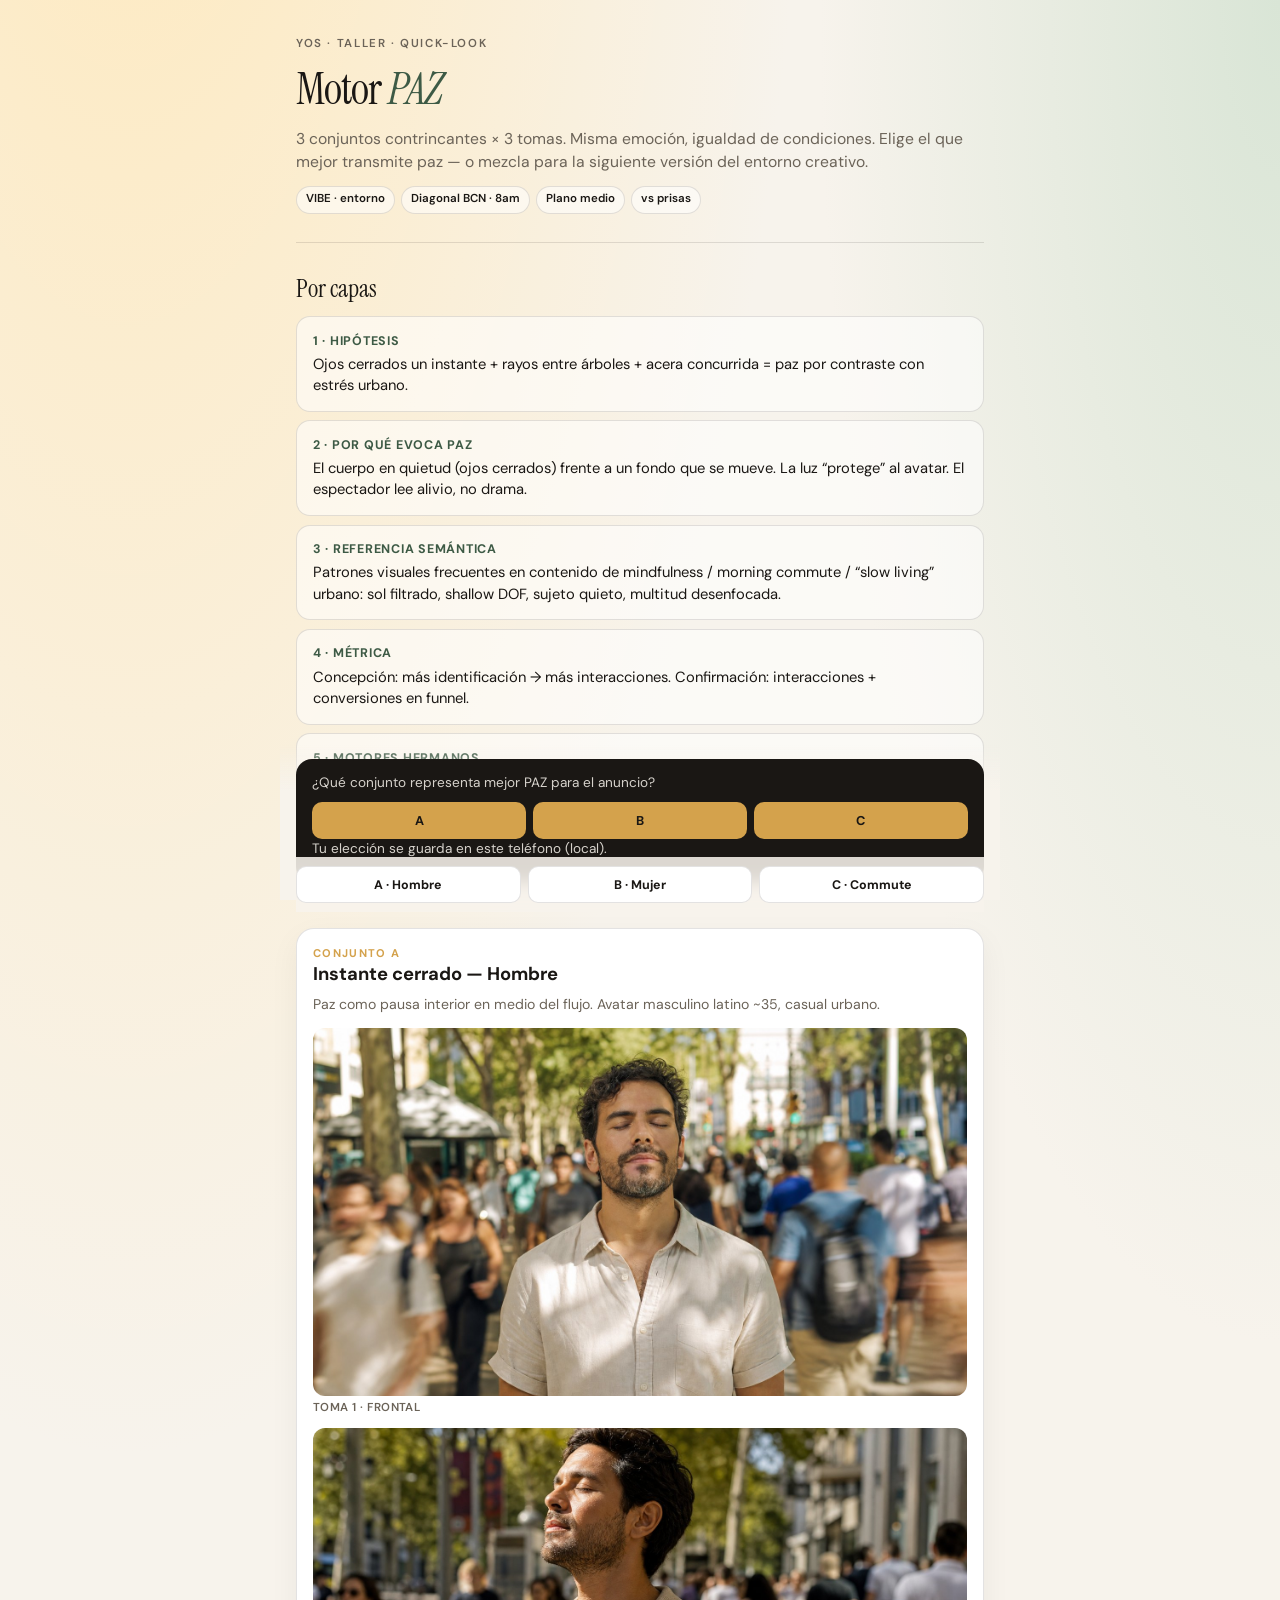
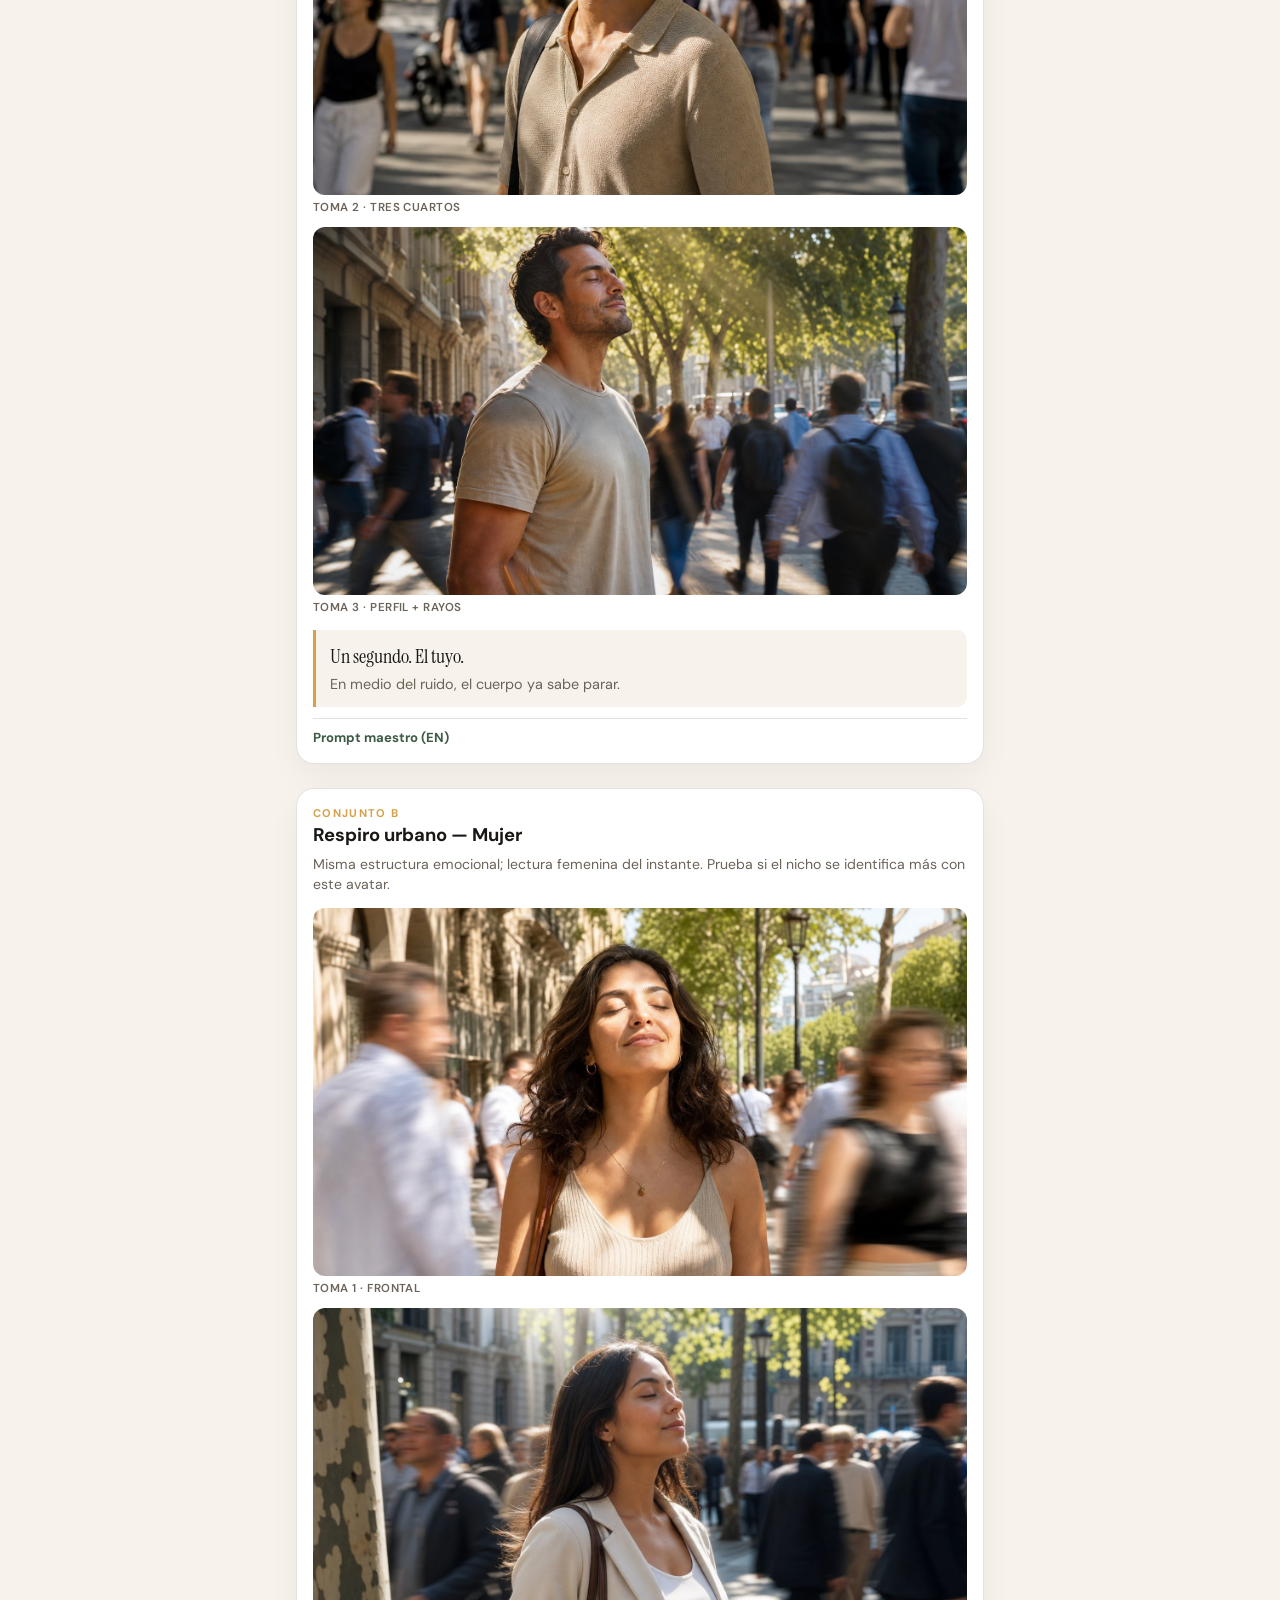
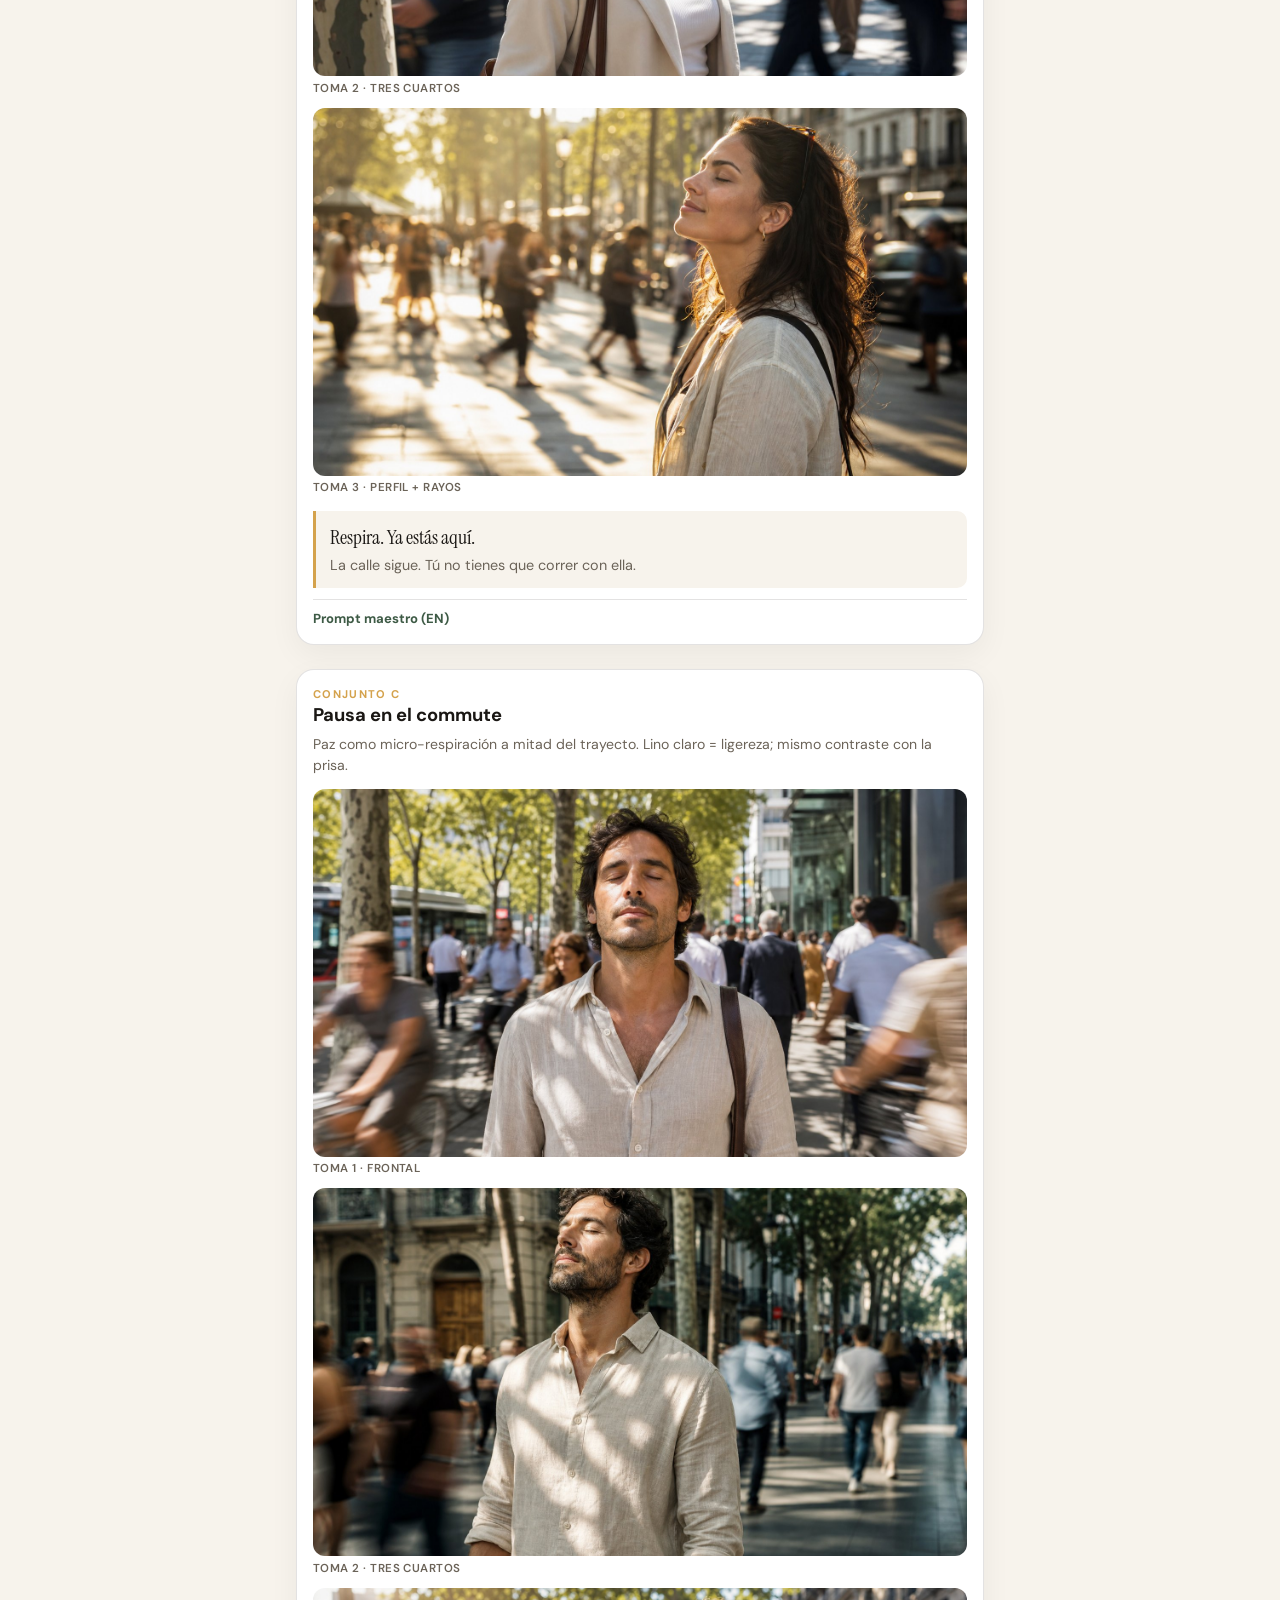
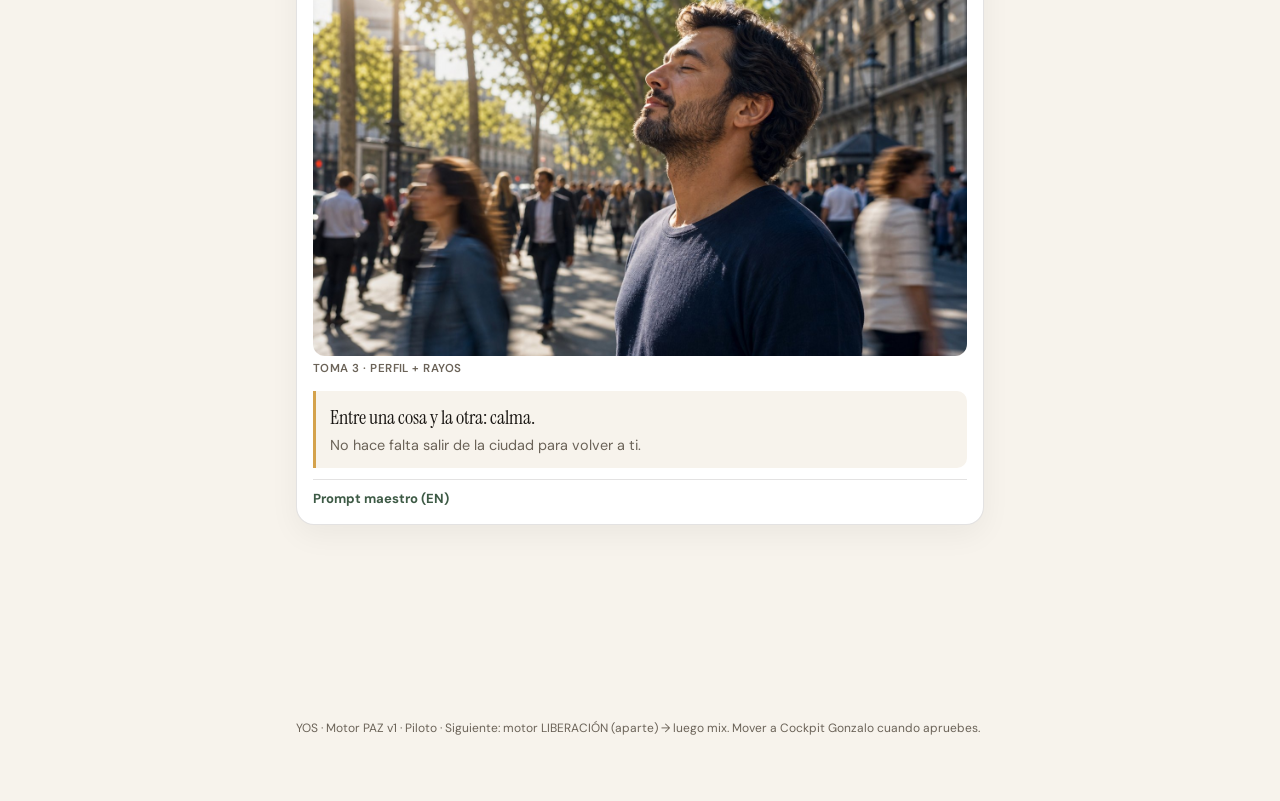
<file: docs/index.html>
<!DOCTYPE html>
<html lang="es">
<head>
  <meta charset="UTF-8" />
  <meta name="viewport" content="width=device-width, initial-scale=1, viewport-fit=cover" />
  <title>YOS · Motor PAZ · Quick-Look</title>
  <link rel="preconnect" href="https://fonts.googleapis.com" />
  <link rel="preconnect" href="https://fonts.gstatic.com" crossorigin />
  <link href="https://fonts.googleapis.com/css2?family=DM+Sans:ital,opsz,wght@0,9..40,400;0,9..40,600;0,9..40,700;1,9..40,400&family=Instrument+Serif:ital@0;1&display=swap" rel="stylesheet" />
  <style>
    :root {
      --ink: #1a1714;
      --paper: #f7f3ec;
      --sand: #e8dfd0;
      --sun: #d4a24c;
      --moss: #3d5a45;
      --mute: #6b6358;
      --line: rgba(26, 23, 20, 0.12);
      --ok: #2f6b4f;
    }
    * { box-sizing: border-box; }
    html { scroll-behavior: smooth; }
    body {
      margin: 0;
      font-family: "DM Sans", sans-serif;
      color: var(--ink);
      background:
        radial-gradient(120% 80% at 10% -10%, #ffe8b8 0%, transparent 45%),
        radial-gradient(90% 60% at 100% 0%, #d9e5d6 0%, transparent 40%),
        var(--paper);
      line-height: 1.45;
    }
    a { color: var(--moss); }
    .wrap { max-width: 720px; margin: 0 auto; padding: 1rem 1rem 4rem; }
    header {
      padding: 1.25rem 0 1rem;
      border-bottom: 1px solid var(--line);
      margin-bottom: 1.25rem;
    }
    .eyebrow {
      font-size: 0.72rem;
      letter-spacing: 0.14em;
      text-transform: uppercase;
      color: var(--mute);
      font-weight: 600;
    }
    h1 {
      font-family: "Instrument Serif", Georgia, serif;
      font-weight: 400;
      font-size: clamp(2rem, 8vw, 2.75rem);
      margin: 0.35rem 0 0.4rem;
      letter-spacing: -0.02em;
    }
    h1 em { font-style: italic; color: var(--moss); }
    .lede { color: var(--mute); margin: 0; font-size: 0.98rem; }
    section { margin: 1.75rem 0; }
    h2 {
      font-family: "Instrument Serif", Georgia, serif;
      font-weight: 400;
      font-size: 1.55rem;
      margin: 0 0 0.6rem;
    }
    .chip-row { display: flex; flex-wrap: wrap; gap: 0.4rem; margin: 0.75rem 0; }
    .chip {
      font-size: 0.72rem;
      font-weight: 600;
      padding: 0.28rem 0.55rem;
      border: 1px solid var(--line);
      background: rgba(255,255,255,0.55);
      border-radius: 999px;
    }
    .layer {
      background: rgba(255,255,255,0.55);
      border: 1px solid var(--line);
      border-radius: 14px;
      padding: 0.9rem 1rem;
      margin: 0.55rem 0;
    }
    .layer strong { display: block; font-size: 0.78rem; letter-spacing: 0.06em; text-transform: uppercase; color: var(--moss); margin-bottom: 0.25rem; }
    .layer p { margin: 0; font-size: 0.92rem; }
    .nav-sets {
      display: grid;
      grid-template-columns: repeat(3, 1fr);
      gap: 0.45rem;
      position: sticky;
      top: 0;
      z-index: 5;
      padding: 0.55rem 0;
      background: color-mix(in srgb, var(--paper) 88%, transparent);
      backdrop-filter: blur(8px);
    }
    .nav-sets a {
      text-decoration: none;
      text-align: center;
      font-size: 0.78rem;
      font-weight: 700;
      padding: 0.55rem 0.3rem;
      border-radius: 10px;
      border: 1px solid var(--line);
      background: #fff;
      color: var(--ink);
    }
    .nav-sets a:hover { border-color: var(--sun); }
    .set {
      border: 1px solid var(--line);
      border-radius: 18px;
      background: #fff;
      padding: 1rem;
      margin: 1rem 0 1.5rem;
      box-shadow: 0 10px 30px rgba(26, 23, 20, 0.05);
    }
    .set-head { display: flex; justify-content: space-between; gap: 0.5rem; align-items: baseline; margin-bottom: 0.35rem; }
    .set-id {
      font-size: 0.7rem;
      font-weight: 700;
      letter-spacing: 0.12em;
      color: var(--sun);
    }
    .set h3 { margin: 0; font-size: 1.15rem; }
    .set .why { color: var(--mute); font-size: 0.88rem; margin: 0.35rem 0 0.85rem; }
    .shots { display: grid; gap: 0.65rem; }
    figure { margin: 0; }
    figure img {
      width: 100%;
      height: auto;
      display: block;
      border-radius: 12px;
      background: var(--sand);
      aspect-ratio: 16 / 9;
      object-fit: cover;
    }
    figcaption {
      font-size: 0.72rem;
      color: var(--mute);
      margin-top: 0.3rem;
      letter-spacing: 0.04em;
      text-transform: uppercase;
      font-weight: 600;
    }
    .copy-box {
      margin-top: 0.85rem;
      padding: 0.75rem 0.85rem;
      border-left: 3px solid var(--sun);
      background: var(--paper);
      border-radius: 0 10px 10px 0;
    }
    .copy-box .hl { font-family: "Instrument Serif", Georgia, serif; font-size: 1.25rem; margin: 0 0 0.2rem; }
    .copy-box .sp { margin: 0; color: var(--mute); font-size: 0.9rem; }
    details {
      margin-top: 0.7rem;
      border-top: 1px solid var(--line);
      padding-top: 0.55rem;
    }
    summary {
      cursor: pointer;
      font-size: 0.82rem;
      font-weight: 700;
      color: var(--moss);
      list-style: none;
    }
    summary::-webkit-details-marker { display: none; }
    .prompt {
      margin: 0.45rem 0 0;
      font-size: 0.75rem;
      color: var(--mute);
      white-space: pre-wrap;
      font-family: ui-monospace, SFMono-Regular, Menlo, monospace;
      line-height: 1.4;
    }
    .decide {
      position: sticky;
      bottom: 0;
      margin: 1.5rem -1rem -1rem;
      padding: 0.85rem 1rem 1.1rem;
      background: linear-gradient(to top, var(--paper) 70%, transparent);
    }
    .decide-inner {
      background: var(--ink);
      color: #f7f3ec;
      border-radius: 16px;
      padding: 0.9rem 1rem;
    }
    .decide-inner p { margin: 0 0 0.55rem; font-size: 0.85rem; opacity: 0.85; }
    .btns { display: grid; grid-template-columns: repeat(3, 1fr); gap: 0.4rem; }
    .btns button {
      border: 0;
      border-radius: 10px;
      padding: 0.65rem 0.3rem;
      font-weight: 700;
      font-size: 0.8rem;
      font-family: inherit;
      background: var(--sun);
      color: var(--ink);
      cursor: pointer;
    }
    .btns button.picked { outline: 2px solid #fff; background: var(--ok); color: #fff; }
    .note { font-size: 0.75rem; margin-top: 0.55rem; min-height: 1.1em; }
    footer { margin-top: 2rem; font-size: 0.75rem; color: var(--mute); }
  </style>
</head>
<body>
  <div class="wrap">
    <header>
      <div class="eyebrow">YOS · Taller · Quick-Look</div>
      <h1>Motor <em>PAZ</em></h1>
      <p class="lede">3 conjuntos contrincantes × 3 tomas. Misma emoción, igualdad de condiciones. Elige el que mejor transmite paz — o mezcla para la siguiente versión del entorno creativo.</p>
      <div class="chip-row">
        <span class="chip">VIBE · entorno</span>
        <span class="chip">Diagonal BCN · 8am</span>
        <span class="chip">Plano medio</span>
        <span class="chip">vs prisas</span>
      </div>
    </header>

    <section id="capas">
      <h2>Por capas</h2>
      <div class="layer">
        <strong>1 · Hipótesis</strong>
        <p>Ojos cerrados un instante + rayos entre árboles + acera concurrida = paz por contraste con estrés urbano.</p>
      </div>
      <div class="layer">
        <strong>2 · Por qué evoca PAZ</strong>
        <p>El cuerpo en quietud (ojos cerrados) frente a un fondo que se mueve. La luz “protege” al avatar. El espectador lee alivio, no drama.</p>
      </div>
      <div class="layer">
        <strong>3 · Referencia semántica</strong>
        <p>Patrones visuales frecuentes en contenido de mindfulness / morning commute / “slow living” urbano: sol filtrado, shallow DOF, sujeto quieto, multitud desenfocada.</p>
      </div>
      <div class="layer">
        <strong>4 · Métrica</strong>
        <p>Concepción: más identificación → más interacciones. Confirmación: interacciones + conversiones en funnel.</p>
      </div>
      <div class="layer">
        <strong>5 · Motores hermanos</strong>
        <p><b>PAZ</b> ≠ <b>LIBERACIÓN</b>. Cada uno con su grupo. El mix PAZ×LIBERACIÓN es un motor tercero cuando exista baseline de ambos.</p>
      </div>
    </section>

    <nav class="nav-sets" aria-label="Conjuntos">
      <a href="#set-a">A · Hombre</a>
      <a href="#set-b">B · Mujer</a>
      <a href="#set-c">C · Commute</a>
    </nav>

    <article class="set" id="set-a">
      <div class="set-head">
        <div>
          <div class="set-id">CONJUNTO A</div>
          <h3>Instante cerrado — Hombre</h3>
        </div>
      </div>
      <p class="why">Paz como pausa interior en medio del flujo. Avatar masculino latino ~35, casual urbano.</p>
      <div class="shots">
        <figure>
          <img src="assets/paz-a1-frontal.jpg" alt="PAZ A — toma frontal" loading="lazy" />
          <figcaption>Toma 1 · Frontal</figcaption>
        </figure>
        <figure>
          <img src="assets/paz-a2-trescuartos.jpg" alt="PAZ A — tres cuartos" loading="lazy" />
          <figcaption>Toma 2 · Tres cuartos</figcaption>
        </figure>
        <figure>
          <img src="assets/paz-a3-perfil.jpg" alt="PAZ A — perfil" loading="lazy" />
          <figcaption>Toma 3 · Perfil + rayos</figcaption>
        </figure>
      </div>
      <div class="copy-box">
        <p class="hl">Un segundo. El tuyo.</p>
        <p class="sp">En medio del ruido, el cuerpo ya sabe parar.</p>
      </div>
      <details>
        <summary>Prompt maestro (EN)</summary>
        <p class="prompt">Photorealistic ad still, 16:9. Medium shot waist-up, Latino man mid-30s centered on crowded Avinguda Diagonal Barcelona sidewalk, 8am summer. Eyes gently closed — one instant of peace/release. Golden sun rays through tree leaves cover his body organically. Busy blurred pedestrians behind = haste vs his calm. Fresh warm air. Natural cinematic, shallow DOF. No text, logos, overlays. Angle: [FRONTAL | THREE-QUARTER | PROFILE slightly low].</p>
      </details>
    </article>

    <article class="set" id="set-b">
      <div class="set-head">
        <div>
          <div class="set-id">CONJUNTO B</div>
          <h3>Respiro urbano — Mujer</h3>
        </div>
      </div>
      <p class="why">Misma estructura emocional; lectura femenina del instante. Prueba si el nicho se identifica más con este avatar.</p>
      <div class="shots">
        <figure>
          <img src="assets/paz-b1-frontal.jpg" alt="PAZ B — toma frontal" loading="lazy" />
          <figcaption>Toma 1 · Frontal</figcaption>
        </figure>
        <figure>
          <img src="assets/paz-b2-trescuartos.jpg" alt="PAZ B — tres cuartos" loading="lazy" />
          <figcaption>Toma 2 · Tres cuartos</figcaption>
        </figure>
        <figure>
          <img src="assets/paz-b3-perfil.jpg" alt="PAZ B — perfil" loading="lazy" />
          <figcaption>Toma 3 · Perfil + rayos</figcaption>
        </figure>
      </div>
      <div class="copy-box">
        <p class="hl">Respira. Ya estás aquí.</p>
        <p class="sp">La calle sigue. Tú no tienes que correr con ella.</p>
      </div>
      <details>
        <summary>Prompt maestro (EN)</summary>
        <p class="prompt">Photorealistic ad still, 16:9. Medium shot waist-up, Latina woman early-30s on crowded Diagonal Barcelona sidewalk, 8am summer. Eyes softly closed in peace. Golden morning rays through tree leaves on her body. Blurred rushing pedestrians behind. Fresh warm air. Natural cinematic. No text/logos/overlays. Angle: [FRONTAL | THREE-QUARTER | PROFILE slightly low].</p>
      </details>
    </article>

    <article class="set" id="set-c">
      <div class="set-head">
        <div>
          <div class="set-id">CONJUNTO C</div>
          <h3>Pausa en el commute</h3>
        </div>
      </div>
      <p class="why">Paz como micro-respiración a mitad del trayecto. Lino claro = ligereza; mismo contraste con la prisa.</p>
      <div class="shots">
        <figure>
          <img src="assets/paz-c1-frontal.jpg" alt="PAZ C — toma frontal" loading="lazy" />
          <figcaption>Toma 1 · Frontal</figcaption>
        </figure>
        <figure>
          <img src="assets/paz-c2-trescuartos.jpg" alt="PAZ C — tres cuartos" loading="lazy" />
          <figcaption>Toma 2 · Tres cuartos</figcaption>
        </figure>
        <figure>
          <img src="assets/paz-c3-perfil.jpg" alt="PAZ C — perfil" loading="lazy" />
          <figcaption>Toma 3 · Perfil + rayos</figcaption>
        </figure>
      </div>
      <div class="copy-box">
        <p class="hl">Entre una cosa y la otra: calma.</p>
        <p class="sp">No hace falta salir de la ciudad para volver a ti.</p>
      </div>
      <details>
        <summary>Prompt maestro (EN)</summary>
        <p class="prompt">Photorealistic ad still, 16:9. Medium shot waist-up, Mediterranean man late-30s in light linen shirt, stopped mid-commute on Diagonal Barcelona sidewalk, 8am summer. Eyes closed for one breath of peace. Soft golden rays through plane-tree leaves. Blurred cyclists/pedestrians = stress vs stillness. Natural cinematic. No text/logos/overlays. Angle: [FRONTAL | THREE-QUARTER | PROFILE slightly low].</p>
      </details>
    </article>

    <div class="decide">
      <div class="decide-inner">
        <p>¿Qué conjunto representa mejor PAZ para el anuncio?</p>
        <div class="btns">
          <button type="button" data-pick="A">A</button>
          <button type="button" data-pick="B">B</button>
          <button type="button" data-pick="C">C</button>
        </div>
        <p class="note" id="pick-note">Tu elección se guarda en este teléfono (local).</p>
      </div>
    </div>

    <footer>
      YOS · Motor PAZ v1 · Piloto · Siguiente: motor LIBERACIÓN (aparte) → luego mix. Mover a Cockpit Gonzalo cuando apruebes.
    </footer>
  </div>
  <script>
    const note = document.getElementById("pick-note");
    const key = "yos-motor-paz-pick";
    const saved = localStorage.getItem(key);
    document.querySelectorAll(".btns button").forEach((btn) => {
      if (saved && btn.dataset.pick === saved) {
        btn.classList.add("picked");
        note.textContent = "Elegiste conjunto " + saved + ". Dímelo en el chat para tunear el motor.";
      }
      btn.addEventListener("click", () => {
        document.querySelectorAll(".btns button").forEach((b) => b.classList.remove("picked"));
        btn.classList.add("picked");
        localStorage.setItem(key, btn.dataset.pick);
        note.textContent = "Elegiste conjunto " + btn.dataset.pick + ". Dímelo en el chat para tunear el motor.";
      });
    });
  </script>
</body>
</html>
</file>
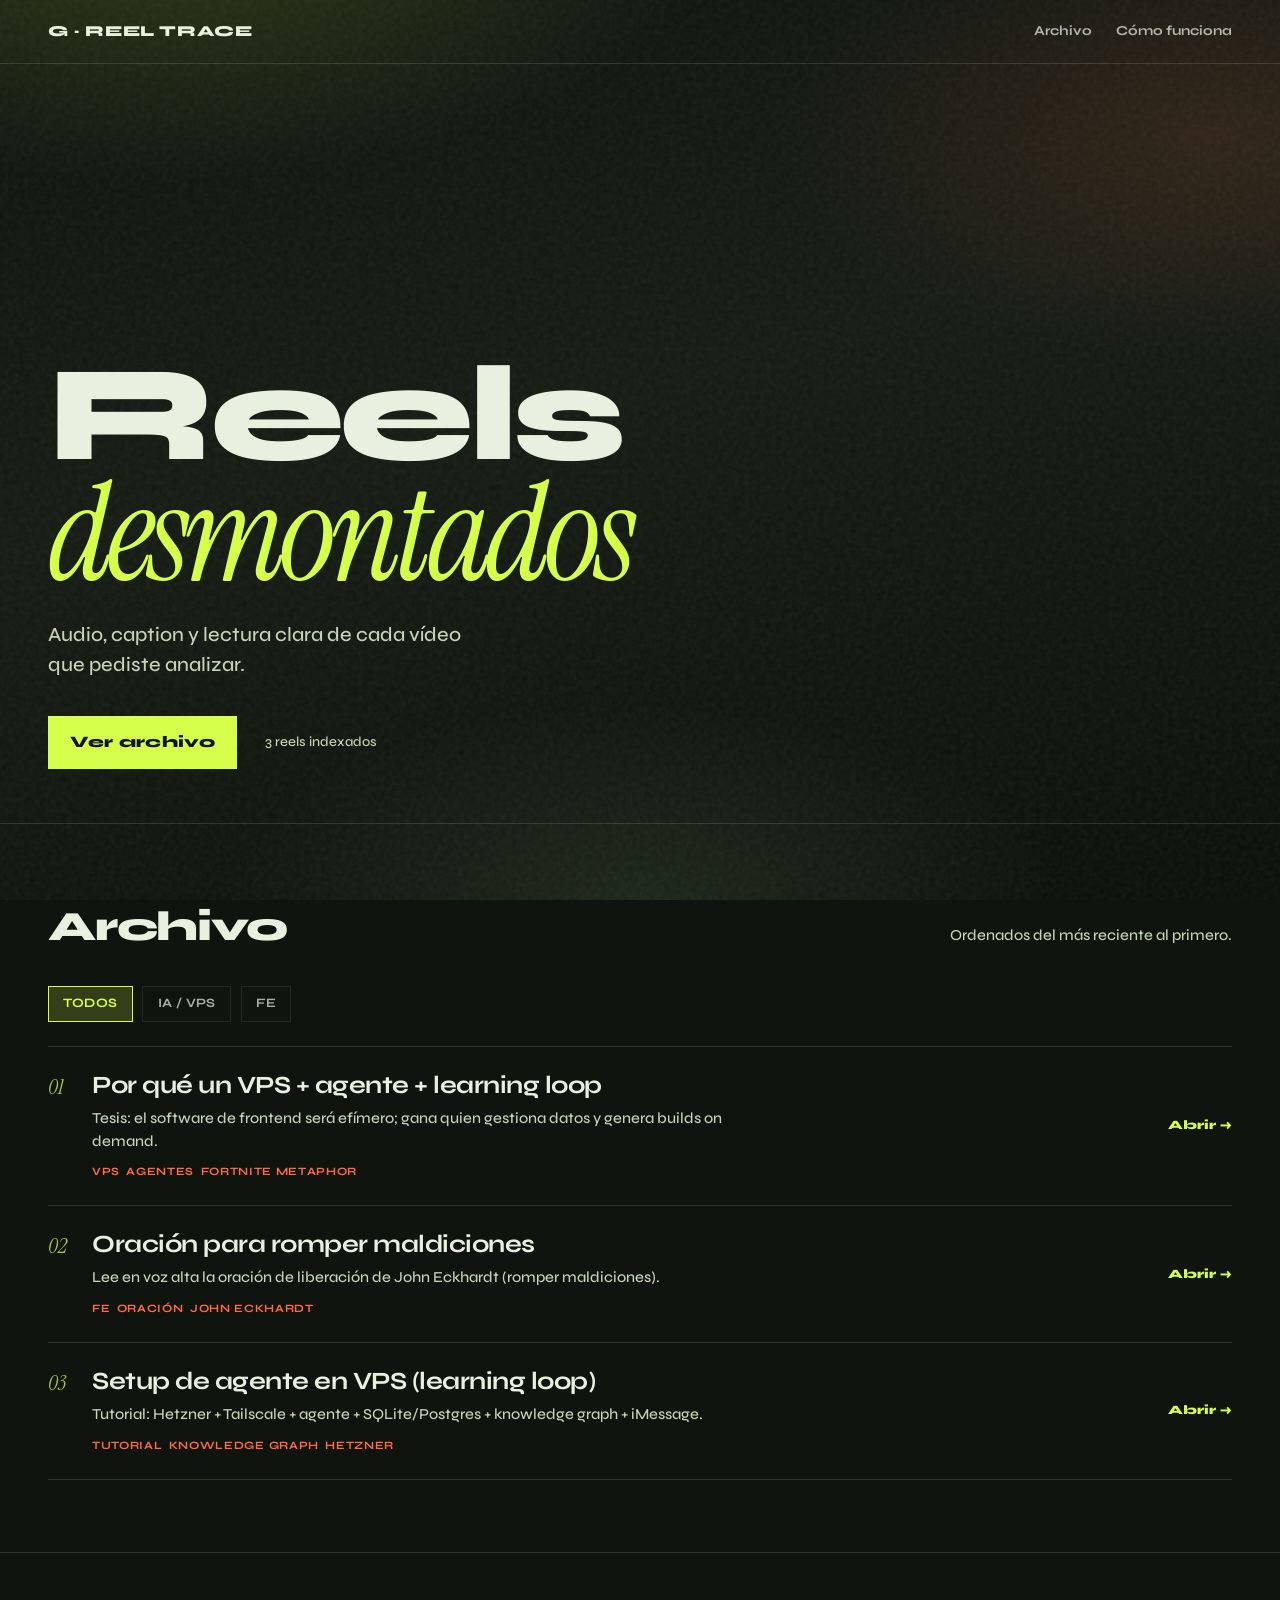
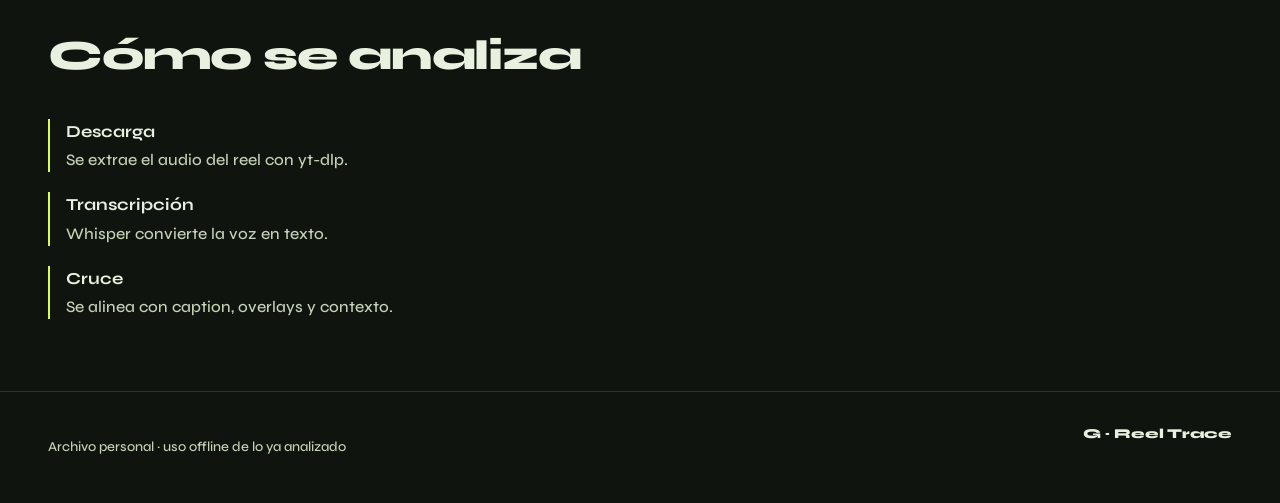
<file: reel-archive/index.html>
<!DOCTYPE html>
<html lang="es">
  <head>
    <meta charset="UTF-8" />
    <meta name="viewport" content="width=device-width, initial-scale=1" />
    <title>G · Reel Trace</title>
    <meta
      name="description"
      content="Archivo de reels de Instagram analizados: audio, texto en pantalla y traducción."
    />
    <link rel="preconnect" href="https://fonts.googleapis.com" />
    <link rel="preconnect" href="https://fonts.gstatic.com" crossorigin />
    <link
      href="https://fonts.googleapis.com/css2?family=Instrument+Serif:ital@0;1&family=Syne:wght@500;700;800&display=swap"
      rel="stylesheet"
    />
    <link rel="stylesheet" href="css/styles.css" />
  </head>
  <body>
    <div class="atmosphere" aria-hidden="true"></div>

    <header class="site-header">
      <p class="brand">G · Reel Trace</p>
      <nav class="nav">
        <a href="#archivo">Archivo</a>
        <a href="#como">Cómo funciona</a>
      </nav>
    </header>

    <main>
      <section class="hero">
        <h1 class="hero-title">
          Reels<br />
          <span class="hero-italic">desmontados</span>
        </h1>
        <p class="hero-lede">
          Audio, caption y lectura clara de cada vídeo que pediste analizar.
        </p>
        <div class="hero-cta">
          <a class="btn" href="#archivo">Ver archivo</a>
          <p class="hero-meta" id="reel-count">3 reels indexados</p>
        </div>
      </section>

      <section class="archive" id="archivo">
        <div class="section-head">
          <h2>Archivo</h2>
          <p>Ordenados del más reciente al primero.</p>
        </div>
        <div class="filters" role="tablist" aria-label="Filtros">
          <button class="chip is-active" data-filter="all" type="button">
            Todos
          </button>
          <button class="chip" data-filter="ai" type="button">IA / VPS</button>
          <button class="chip" data-filter="faith" type="button">Fe</button>
        </div>
        <div id="reel-list" class="reel-list"></div>
      </section>

      <section class="method" id="como">
        <h2>Cómo se analiza</h2>
        <ol class="method-steps">
          <li>
            <strong>Descarga</strong>
            <span>Se extrae el audio del reel con yt-dlp.</span>
          </li>
          <li>
            <strong>Transcripción</strong>
            <span>Whisper convierte la voz en texto.</span>
          </li>
          <li>
            <strong>Cruce</strong>
            <span>Se alinea con caption, overlays y contexto.</span>
          </li>
        </ol>
      </section>
    </main>

    <footer class="site-footer">
      <p>Archivo personal · uso offline de lo ya analizado</p>
      <p class="footer-brand">G · Reel Trace</p>
    </footer>

    <dialog id="reel-dialog" class="reel-dialog">
      <form method="dialog" class="dialog-bar">
        <button value="close" class="dialog-close" aria-label="Cerrar">
          Cerrar
        </button>
      </form>
      <article id="dialog-body" class="dialog-body"></article>
    </dialog>

    <script src="js/reels.js"></script>
    <script src="js/app.js"></script>
  </body>
</html>
</file>
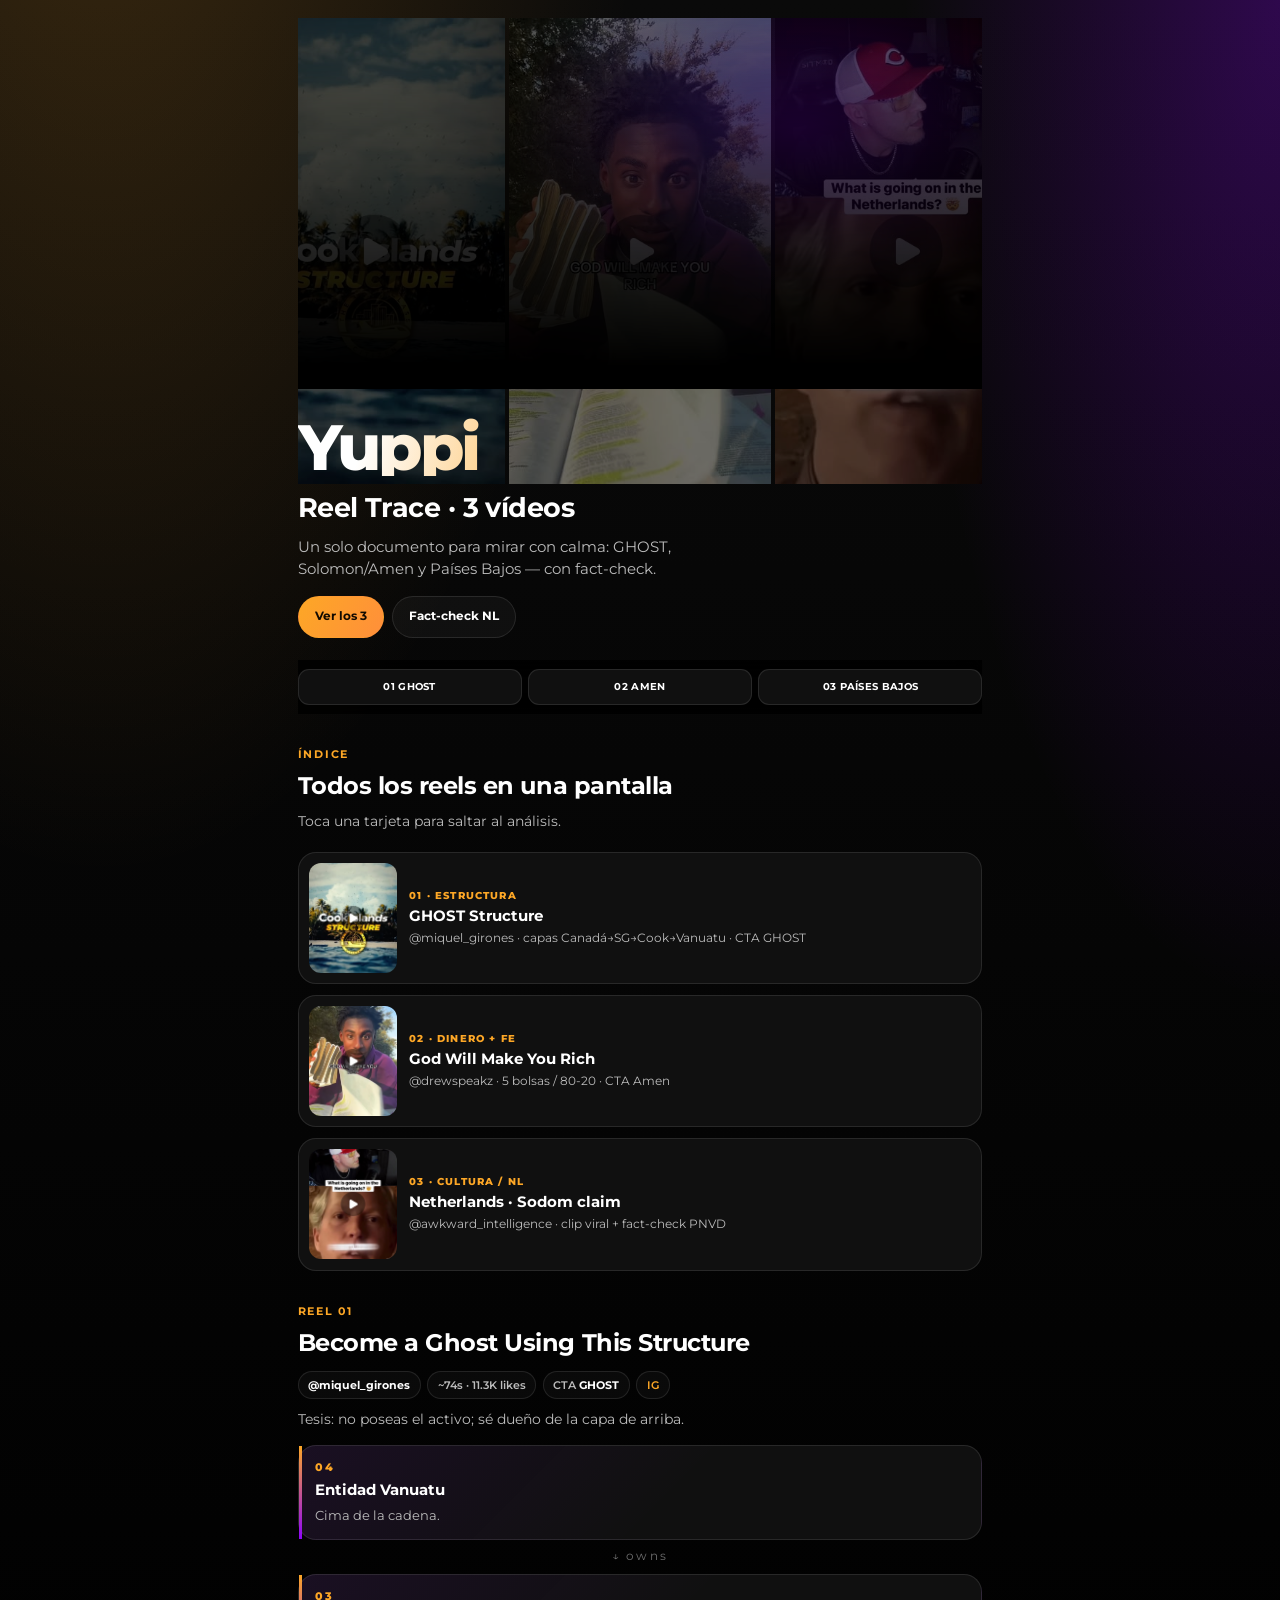
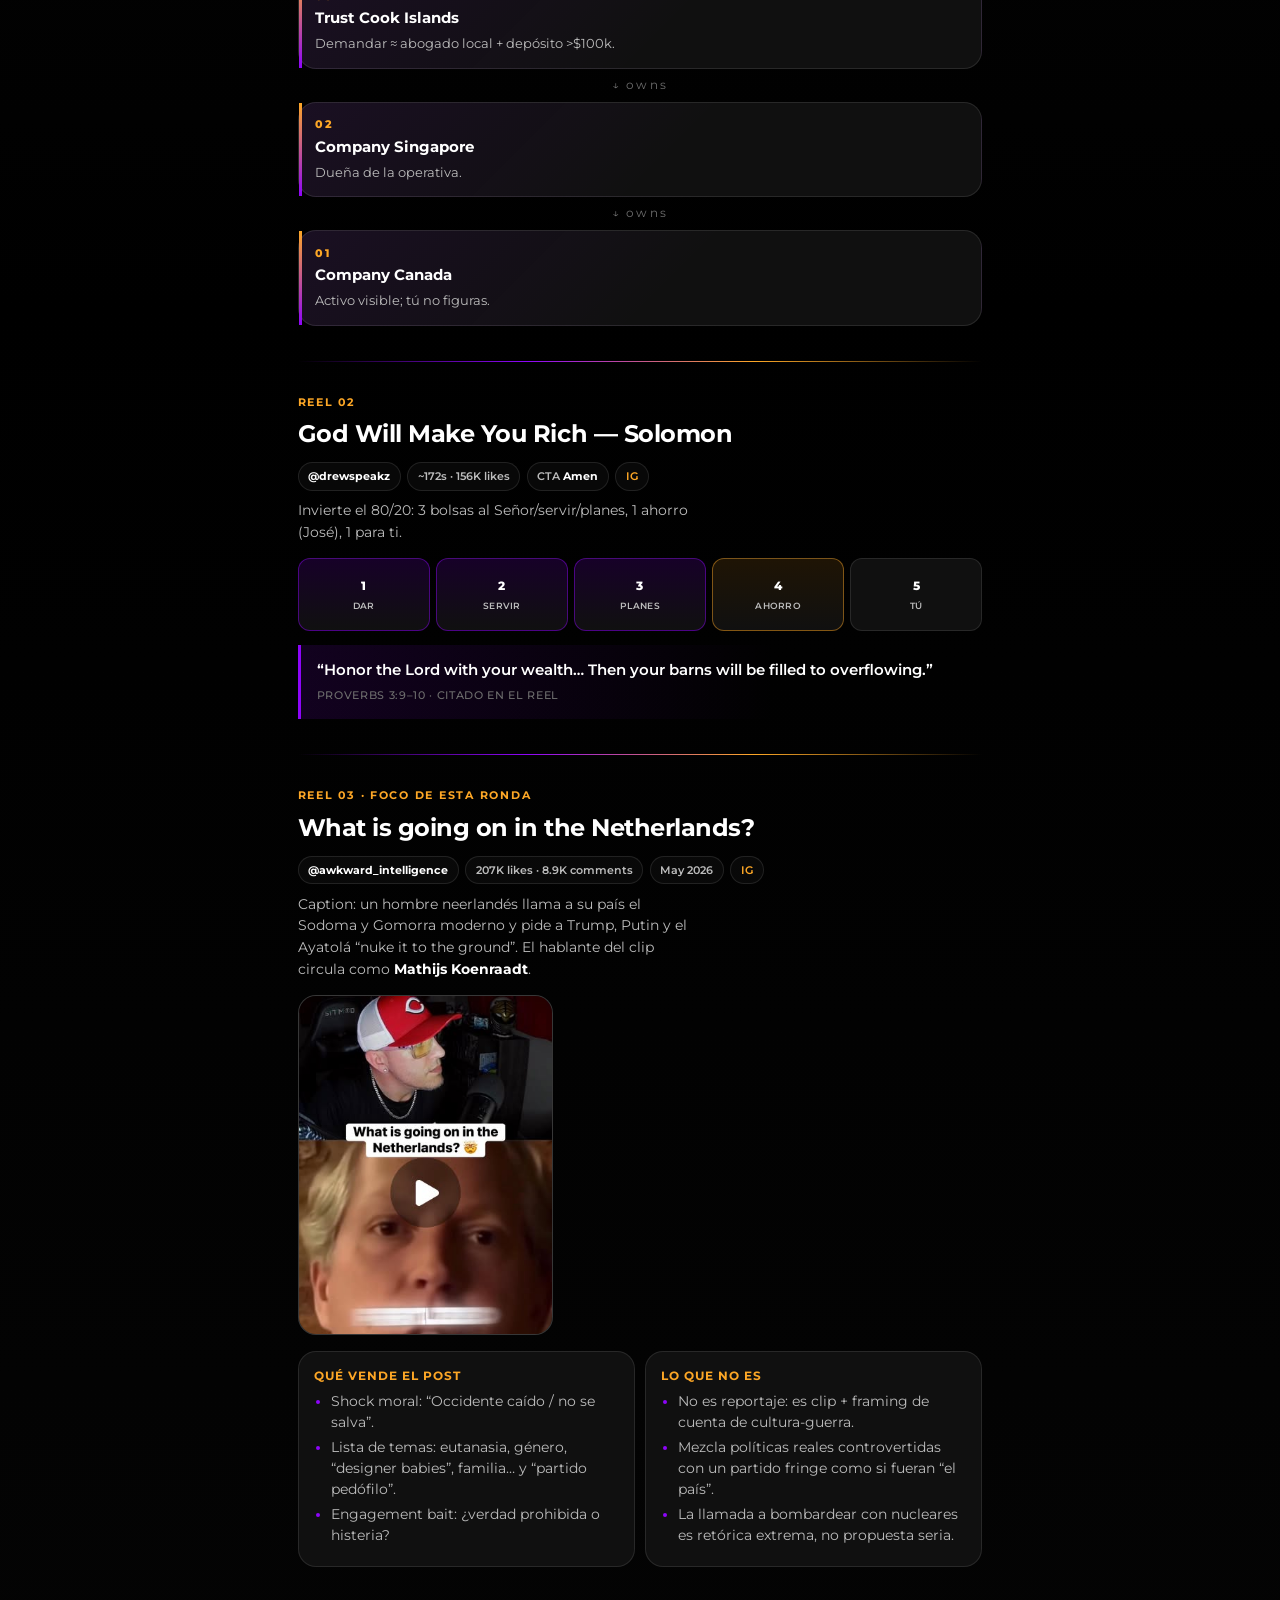
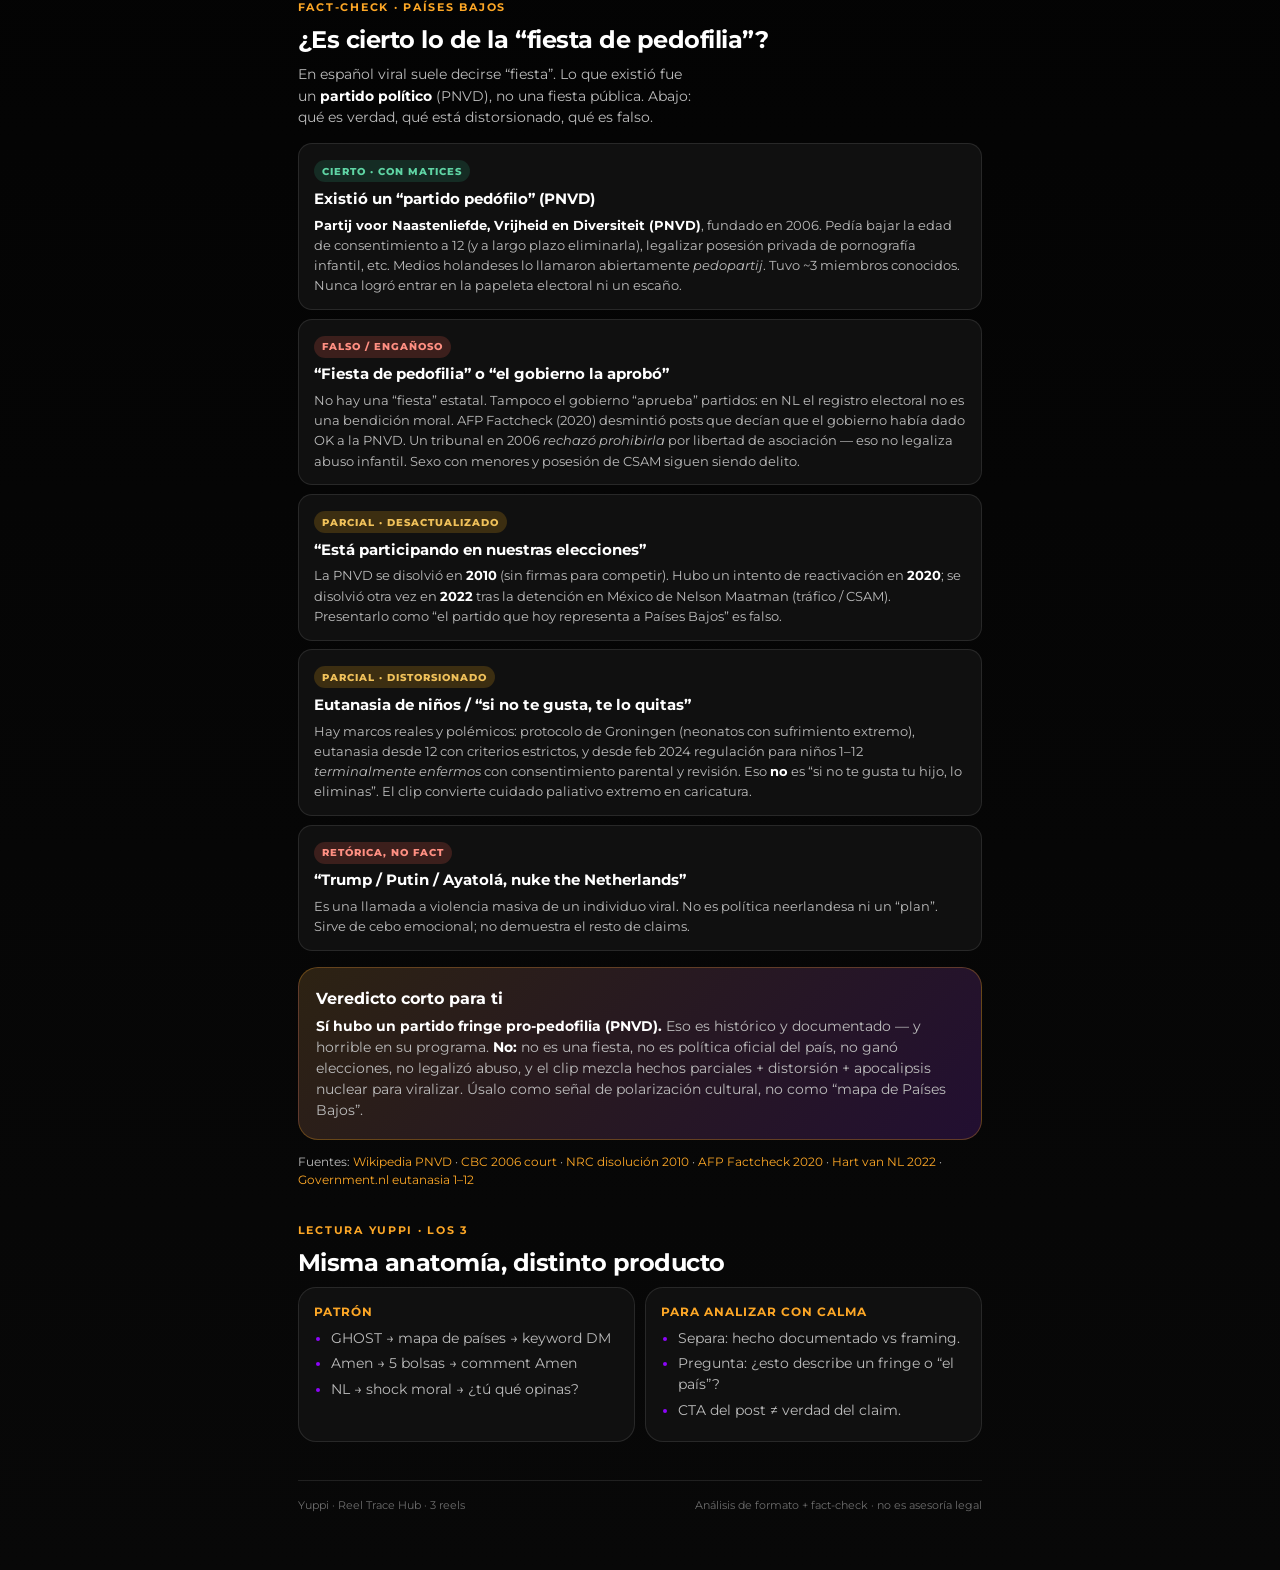
<file: docs/ghost-structure/index.html>
<!DOCTYPE html>
<html lang="es">
<head>
  <meta charset="UTF-8" />
  <meta name="viewport" content="width=device-width, initial-scale=1, viewport-fit=cover" />
  <title>Yuppi · Reel Trace · Hub de 3 reels</title>
  <meta name="description" content="Hub Yuppi: GHOST Structure, Solomon/Amen, y Países Bajos — con fact-check de PNVD y claims del clip viral." />
  <link rel="preconnect" href="https://fonts.googleapis.com" />
  <link rel="preconnect" href="https://fonts.gstatic.com" crossorigin />
  <link href="https://fonts.googleapis.com/css2?family=Montserrat:wght@400;500;600;700;800&display=swap" rel="stylesheet" />
  <style>
    :root {
      --ink: #ffffff;
      --mute: #bcbcbc;
      --soft: #6d6d6d;
      --void: #000000;
      --surface: #101010;
      --panel: #202020;
      --purple: #8d05f9;
      --orange: #fda726;
      --orange-soft: #ffbc7d;
      --ok: #2a9b72;
      --warn: #e8a317;
      --bad: #e85d4c;
      --line: rgba(255, 255, 255, 0.10);
      --glow-p: rgba(141, 5, 249, 0.28);
      --glow-o: rgba(253, 167, 38, 0.22);
      --radius: 18px;
      --max: 720px;
    }
    * { box-sizing: border-box; }
    html { scroll-behavior: smooth; }
    body {
      margin: 0;
      font-family: "Montserrat", system-ui, sans-serif;
      color: var(--ink);
      background:
        radial-gradient(90% 55% at 8% -8%, var(--glow-o) 0%, transparent 48%),
        radial-gradient(70% 50% at 100% 0%, var(--glow-p) 0%, transparent 42%),
        linear-gradient(180deg, #0a0a0a 0%, var(--void) 40%, #080808 100%);
      line-height: 1.5;
      min-height: 100vh;
    }
    a { color: var(--orange); text-decoration: none; }
    a:hover { color: var(--orange-soft); }
    .wrap { max-width: var(--max); margin: 0 auto; padding: 1.1rem 1.1rem 3.5rem; }

    .hero {
      position: relative;
      min-height: min(78vh, 640px);
      display: flex;
      flex-direction: column;
      justify-content: flex-end;
      padding: 1.1rem 0 1.2rem;
      overflow: hidden;
    }
    .hero-media {
      position: absolute;
      inset: 0 -8% auto -8%;
      height: 58%;
      z-index: 0;
      pointer-events: none;
      display: grid;
      grid-template-columns: 1fr 1fr 1fr;
      gap: 4px;
    }
    .hero-media img {
      width: 100%;
      height: 100%;
      object-fit: cover;
      filter: saturate(0.8) brightness(0.45);
      animation: rise 1.1s ease-out both;
    }
    .hero-media::after {
      content: "";
      position: absolute;
      inset: 0;
      background:
        linear-gradient(180deg, rgba(0,0,0,0.1) 0%, rgba(0,0,0,0.55) 50%, var(--void) 94%),
        radial-gradient(60% 80% at 70% 30%, var(--glow-p), transparent 60%);
    }
    .brand {
      position: relative; z-index: 1;
      font-size: clamp(2.5rem, 12vw, 4rem);
      font-weight: 800;
      letter-spacing: -0.04em;
      line-height: 0.92;
      margin: 0 0 0.7rem;
      background: linear-gradient(105deg, #fff 10%, var(--orange) 48%, var(--purple) 92%);
      -webkit-background-clip: text;
      background-clip: text;
      color: transparent;
      animation: fade-up 0.8s ease-out 0.12s both;
    }
    .hero h1 {
      position: relative; z-index: 1;
      font-size: clamp(1.3rem, 4.5vw, 1.7rem);
      font-weight: 700;
      letter-spacing: -0.02em;
      margin: 0 0 0.45rem;
      max-width: 18ch;
      animation: fade-up 0.8s ease-out 0.25s both;
    }
    .hero .lede {
      position: relative; z-index: 1;
      margin: 0 0 1rem;
      color: var(--mute);
      font-size: 0.93rem;
      max-width: 40ch;
      animation: fade-up 0.8s ease-out 0.38s both;
    }
    .cta-row {
      position: relative; z-index: 1;
      display: flex; flex-wrap: wrap; gap: 0.5rem;
      animation: fade-up 0.8s ease-out 0.5s both;
    }
    .btn {
      display: inline-flex; align-items: center; justify-content: center;
      padding: 0.7rem 1rem; border-radius: 999px;
      font-size: 0.74rem; font-weight: 700;
      border: 1px solid transparent; transition: transform 0.2s ease;
    }
    .btn:hover { transform: translateY(-1px); }
    .btn-primary { background: linear-gradient(120deg, var(--orange), #ff8f3a); color: #120a00; }
    .btn-ghost { background: rgba(255,255,255,0.04); border-color: var(--line); color: var(--ink); }

    .nav-reels {
      display: grid;
      grid-template-columns: repeat(3, 1fr);
      gap: 0.4rem;
      position: sticky; top: 0; z-index: 8;
      padding: 0.55rem 0;
      margin: 0.15rem 0 0.5rem;
      background: color-mix(in srgb, var(--void) 84%, transparent);
      backdrop-filter: blur(10px);
    }
    .nav-reels a {
      text-decoration: none; text-align: center;
      font-size: 0.62rem; font-weight: 700; letter-spacing: 0.03em;
      text-transform: uppercase;
      padding: 0.6rem 0.25rem; border-radius: 11px;
      border: 1px solid var(--line); background: var(--surface); color: var(--ink);
    }
    .nav-reels a:hover { border-color: rgba(253,167,38,0.5); color: var(--orange); }

    .hub {
      display: grid; gap: 0.65rem; margin: 1.2rem 0 1.6rem;
    }
    .hub-card {
      display: grid;
      grid-template-columns: 88px 1fr;
      gap: 0.75rem;
      align-items: center;
      border: 1px solid var(--line);
      border-radius: var(--radius);
      padding: 0.65rem;
      background: var(--surface);
      text-decoration: none;
      color: inherit;
      transition: border-color 0.2s ease, transform 0.2s ease;
    }
    .hub-card:hover { border-color: rgba(253,167,38,0.45); transform: translateY(-2px); }
    .hub-card img {
      width: 88px; height: 110px; object-fit: cover; border-radius: 12px;
      background: var(--panel);
    }
    .hub-card .tag {
      font-size: 0.62rem; font-weight: 800; letter-spacing: 0.12em;
      text-transform: uppercase; color: var(--orange); margin: 0 0 0.2rem;
    }
    .hub-card h3 { margin: 0 0 0.25rem; font-size: 0.95rem; line-height: 1.25; }
    .hub-card p { margin: 0; font-size: 0.78rem; color: var(--mute); }

    section { margin: 2rem 0; }
    .eyebrow {
      font-size: 0.68rem; font-weight: 700; letter-spacing: 0.16em;
      text-transform: uppercase; color: var(--orange); margin: 0 0 0.4rem;
    }
    h2 {
      font-size: clamp(1.2rem, 4vw, 1.5rem); font-weight: 700;
      letter-spacing: -0.02em; margin: 0 0 0.4rem;
    }
    .section-lead { margin: 0 0 0.9rem; color: var(--mute); font-size: 0.9rem; max-width: 44ch; }
    .meta-row { display: flex; flex-wrap: wrap; gap: 0.4rem; margin: 0.6rem 0; }
    .pill {
      font-size: 0.68rem; font-weight: 600; color: var(--mute);
      padding: 0.32rem 0.6rem; border: 1px solid var(--line);
      border-radius: 999px; background: rgba(255,255,255,0.03);
    }
    .pill strong { color: var(--ink); }

    .reel-divider {
      margin: 2.2rem 0 1.1rem; height: 1px; border: 0;
      background: linear-gradient(90deg, transparent, var(--purple), var(--orange), transparent);
    }

    .stack { display: grid; gap: 0.5rem; }
    .layer {
      position: relative;
      border: 1px solid var(--line); border-radius: var(--radius);
      padding: 0.9rem 1rem 0.9rem 1.05rem;
      background: linear-gradient(135deg, rgba(141,5,249,0.08), transparent 55%), var(--surface);
    }
    .layer::before {
      content: ""; position: absolute; left: 0; top: 0; bottom: 0; width: 3px;
      background: linear-gradient(180deg, var(--orange), var(--purple));
    }
    .layer .n { font-size: 0.66rem; font-weight: 800; letter-spacing: 0.12em; color: var(--orange); margin: 0 0 0.15rem; }
    .layer h3 { margin: 0 0 0.2rem; font-size: 0.95rem; }
    .layer p { margin: 0; color: var(--mute); font-size: 0.84rem; }
    .arrow { text-align: center; color: var(--soft); font-size: 0.72rem; letter-spacing: 0.18em; }

    .bags { display: grid; grid-template-columns: repeat(5, 1fr); gap: 0.35rem; margin: 0.7rem 0; }
    .bag {
      border: 1px solid var(--line); border-radius: 12px; padding: 0.55rem 0.25rem;
      text-align: center; background: var(--surface); min-height: 4.6rem;
      display: flex; flex-direction: column; justify-content: center; gap: 0.2rem;
    }
    .bag.lord { border-color: rgba(141,5,249,0.45); background: linear-gradient(180deg, rgba(141,5,249,0.16), var(--surface)); }
    .bag.save { border-color: rgba(253,167,38,0.45); background: linear-gradient(180deg, rgba(253,167,38,0.12), var(--surface)); }
    .bag .pct { font-size: 0.75rem; font-weight: 800; }
    .bag .lbl { font-size: 0.55rem; font-weight: 600; color: var(--mute); text-transform: uppercase; letter-spacing: 0.03em; }

    .split { display: grid; gap: 0.65rem; }
    @media (min-width: 640px) { .split { grid-template-columns: 1fr 1fr; } }
    .block {
      border: 1px solid var(--line); border-radius: var(--radius);
      padding: 0.95rem; background: var(--surface);
    }
    .block h3 {
      margin: 0 0 0.35rem; font-size: 0.78rem; font-weight: 700;
      letter-spacing: 0.08em; text-transform: uppercase; color: var(--orange);
    }
    .block p, .block li { margin: 0; color: var(--mute); font-size: 0.86rem; }
    .block ul, .block ol { margin: 0; padding-left: 1.05rem; }
    .block li { margin: 0.32rem 0; }
    .block li::marker { color: var(--purple); }

    .quote {
      margin: 0.85rem 0 0; padding: 0.95rem 1rem;
      border-left: 3px solid var(--purple);
      background: linear-gradient(90deg, rgba(141,5,249,0.12), transparent 70%);
      border-radius: 0 14px 14px 0;
    }
    .quote p { margin: 0; font-size: 0.92rem; font-weight: 600; line-height: 1.4; }
    .quote span {
      display: block; margin-top: 0.4rem; font-size: 0.7rem; font-weight: 500;
      color: var(--soft); letter-spacing: 0.06em; text-transform: uppercase;
    }

    .visual {
      margin-top: 0.8rem; border-radius: var(--radius); overflow: hidden;
      border: 1px solid var(--line); max-height: 360px; aspect-ratio: 9/12; background: var(--panel);
    }
    .visual img { width: 100%; height: 100%; object-fit: cover; display: block; }

    /* Fact-check verdict chips */
    .verdict-row { display: grid; gap: 0.55rem; margin: 0.75rem 0; }
    .vchip {
      border-radius: 14px; padding: 0.85rem 0.95rem; border: 1px solid var(--line);
      background: var(--surface);
    }
    .vchip .badge {
      display: inline-block; font-size: 0.62rem; font-weight: 800;
      letter-spacing: 0.1em; text-transform: uppercase;
      padding: 0.22rem 0.5rem; border-radius: 999px; margin-bottom: 0.35rem;
    }
    .vchip.true .badge { background: rgba(42,155,114,0.2); color: #5fd4a4; }
    .vchip.mix .badge { background: rgba(232,163,23,0.2); color: #f0c15a; }
    .vchip.false .badge { background: rgba(232,93,76,0.2); color: #ff8f82; }
    .vchip h3 { margin: 0 0 0.25rem; font-size: 0.95rem; }
    .vchip p { margin: 0; color: var(--mute); font-size: 0.84rem; }

    .sources {
      margin-top: 0.8rem; font-size: 0.78rem; color: var(--mute);
    }
    .sources a { display: inline; }

    .verdict {
      margin-top: 1rem; padding: 1.1rem;
      border-radius: 20px; border: 1px solid rgba(253,167,38,0.28);
      background: linear-gradient(135deg, rgba(253,167,38,0.12), rgba(141,5,249,0.14)), var(--surface);
    }
    .verdict h3 { margin: 0 0 0.35rem; font-size: 1.02rem; }
    .verdict p { margin: 0; color: var(--mute); font-size: 0.88rem; }

    footer {
      margin-top: 2.4rem; padding-top: 1rem; border-top: 1px solid var(--line);
      font-size: 0.7rem; color: var(--soft);
      display: flex; flex-wrap: wrap; gap: 0.5rem 1rem; justify-content: space-between;
    }

    @keyframes fade-up {
      from { opacity: 0; transform: translateY(12px); }
      to { opacity: 1; transform: translateY(0); }
    }
    @keyframes rise {
      from { opacity: 0; transform: scale(1.05); }
      to { opacity: 0.95; transform: scale(1); }
    }
    @media (prefers-reduced-motion: reduce) {
      *, *::before, *::after { animation: none !important; transition: none !important; }
    }
  </style>
</head>
<body>
  <div class="wrap">
    <header class="hero">
      <div class="hero-media" aria-hidden="true">
        <img src="assets/reel-thumb.jpg" alt="" />
        <img src="assets/amen-thumb.jpg" alt="" />
        <img src="assets/nl-thumb.jpg" alt="" />
      </div>
      <p class="brand">Yuppi</p>
      <h1>Reel Trace · 3 vídeos</h1>
      <p class="lede">
        Un solo documento para mirar con calma: GHOST, Solomon/Amen y Países Bajos — con fact-check.
      </p>
      <div class="cta-row">
        <a class="btn btn-primary" href="#hub">Ver los 3</a>
        <a class="btn btn-ghost" href="#factcheck-nl">Fact-check NL</a>
      </div>
    </header>

    <nav class="nav-reels" aria-label="Reels">
      <a href="#reel-ghost">01 GHOST</a>
      <a href="#reel-amen">02 Amen</a>
      <a href="#reel-nl">03 Países Bajos</a>
    </nav>

    <section id="hub">
      <p class="eyebrow">Índice</p>
      <h2>Todos los reels en una pantalla</h2>
      <p class="section-lead">Toca una tarjeta para saltar al análisis.</p>
      <div class="hub">
        <a class="hub-card" href="#reel-ghost">
          <img src="assets/reel-thumb.jpg" alt="" />
          <div>
            <p class="tag">01 · Estructura</p>
            <h3>GHOST Structure</h3>
            <p>@miquel_girones · capas Canadá→SG→Cook→Vanuatu · CTA GHOST</p>
          </div>
        </a>
        <a class="hub-card" href="#reel-amen">
          <img src="assets/amen-thumb.jpg" alt="" />
          <div>
            <p class="tag">02 · Dinero + fe</p>
            <h3>God Will Make You Rich</h3>
            <p>@drewspeakz · 5 bolsas / 80-20 · CTA Amen</p>
          </div>
        </a>
        <a class="hub-card" href="#reel-nl">
          <img src="assets/nl-thumb.jpg" alt="" />
          <div>
            <p class="tag">03 · Cultura / NL</p>
            <h3>Netherlands · Sodom claim</h3>
            <p>@awkward_intelligence · clip viral + fact-check PNVD</p>
          </div>
        </a>
      </div>
    </section>

    <!-- ===== 01 GHOST ===== -->
    <section id="reel-ghost">
      <p class="eyebrow">Reel 01</p>
      <h2>Become a Ghost Using This Structure</h2>
      <div class="meta-row">
        <span class="pill"><strong>@miquel_girones</strong></span>
        <span class="pill">~74s · 11.3K likes</span>
        <span class="pill">CTA <strong>GHOST</strong></span>
        <span class="pill"><a href="https://www.instagram.com/reel/Da-soi3tKZD/" target="_blank" rel="noopener">IG</a></span>
      </div>
      <p class="section-lead">Tesis: no poseas el activo; sé dueño de la capa de arriba.</p>
      <div class="stack">
        <article class="layer"><p class="n">04</p><h3>Entidad Vanuatu</h3><p>Cima de la cadena.</p></article>
        <div class="arrow">↓ owns</div>
        <article class="layer"><p class="n">03</p><h3>Trust Cook Islands</h3><p>Demandar ≈ abogado local + depósito &gt;$100k.</p></article>
        <div class="arrow">↓ owns</div>
        <article class="layer"><p class="n">02</p><h3>Company Singapore</h3><p>Dueña de la operativa.</p></article>
        <div class="arrow">↓ owns</div>
        <article class="layer"><p class="n">01</p><h3>Company Canada</h3><p>Activo visible; tú no figuras.</p></article>
      </div>
    </section>

    <hr class="reel-divider" />

    <!-- ===== 02 AMEN ===== -->
    <section id="reel-amen">
      <p class="eyebrow">Reel 02</p>
      <h2>God Will Make You Rich — Solomon</h2>
      <div class="meta-row">
        <span class="pill"><strong>@drewspeakz</strong></span>
        <span class="pill">~172s · 156K likes</span>
        <span class="pill">CTA <strong>Amen</strong></span>
        <span class="pill"><a href="https://www.instagram.com/reel/DaoIBYLzqn_/" target="_blank" rel="noopener">IG</a></span>
      </div>
      <p class="section-lead">Invierte el 80/20: 3 bolsas al Señor/servir/planes, 1 ahorro (José), 1 para ti.</p>
      <div class="bags">
        <div class="bag lord"><span class="pct">1</span><span class="lbl">Dar</span></div>
        <div class="bag lord"><span class="pct">2</span><span class="lbl">Servir</span></div>
        <div class="bag lord"><span class="pct">3</span><span class="lbl">Planes</span></div>
        <div class="bag save"><span class="pct">4</span><span class="lbl">Ahorro</span></div>
        <div class="bag"><span class="pct">5</span><span class="lbl">Tú</span></div>
      </div>
      <div class="quote">
        <p>“Honor the Lord with your wealth… Then your barns will be filled to overflowing.”</p>
        <span>Proverbs 3:9–10 · citado en el reel</span>
      </div>
    </section>

    <hr class="reel-divider" />

    <!-- ===== 03 NL ===== -->
    <section id="reel-nl">
      <p class="eyebrow">Reel 03 · foco de esta ronda</p>
      <h2>What is going on in the Netherlands?</h2>
      <div class="meta-row">
        <span class="pill"><strong>@awkward_intelligence</strong></span>
        <span class="pill">207K likes · 8.9K comments</span>
        <span class="pill">May 2026</span>
        <span class="pill"><a href="https://www.instagram.com/reel/DYDsCHEibyH/" target="_blank" rel="noopener">IG</a></span>
      </div>
      <p class="section-lead">
        Caption: un hombre neerlandés llama a su país el Sodoma y Gomorra moderno y pide a Trump, Putin y el Ayatolá “nuke it to the ground”.
        El hablante del clip circula como <strong style="color:#fff">Mathijs Koenraadt</strong>.
      </p>
      <div class="visual" style="max-height:340px">
        <img src="assets/nl-thumb.jpg" alt="Thumbnail del reel Países Bajos" style="object-position:center 25%" />
      </div>
      <div class="split" style="margin-top:1rem">
        <div class="block">
          <h3>Qué vende el post</h3>
          <ul>
            <li>Shock moral: “Occidente caído / no se salva”.</li>
            <li>Lista de temas: eutanasia, género, “designer babies”, familia… y “partido pedófilo”.</li>
            <li>Engagement bait: ¿verdad prohibida o histeria?</li>
          </ul>
        </div>
        <div class="block">
          <h3>Lo que NO es</h3>
          <ul>
            <li>No es reportaje: es clip + framing de cuenta de cultura-guerra.</li>
            <li>Mezcla políticas reales controvertidas con un partido fringe como si fueran “el país”.</li>
            <li>La llamada a bombardear con nucleares es retórica extrema, no propuesta seria.</li>
          </ul>
        </div>
      </div>
    </section>

    <section id="factcheck-nl">
      <p class="eyebrow">Fact-check · Países Bajos</p>
      <h2>¿Es cierto lo de la “fiesta de pedofilia”?</h2>
      <p class="section-lead">
        En español viral suele decirse “fiesta”. Lo que existió fue un <strong style="color:#fff">partido político</strong> (PNVD), no una fiesta pública.
        Abajo: qué es verdad, qué está distorsionado, qué es falso.
      </p>

      <div class="verdict-row">
        <article class="vchip true">
          <span class="badge">Cierto · con matices</span>
          <h3>Existió un “partido pedófilo” (PNVD)</h3>
          <p>
            <strong style="color:#fff">Partij voor Naastenliefde, Vrijheid en Diversiteit (PNVD)</strong>, fundado en 2006.
            Pedía bajar la edad de consentimiento a 12 (y a largo plazo eliminarla), legalizar posesión privada de pornografía infantil, etc.
            Medios holandeses lo llamaron abiertamente <em>pedopartij</em>. Tuvo ~3 miembros conocidos. Nunca logró entrar en la papeleta electoral ni un escaño.
          </p>
        </article>

        <article class="vchip false">
          <span class="badge">Falso / engañoso</span>
          <h3>“Fiesta de pedofilia” o “el gobierno la aprobó”</h3>
          <p>
            No hay una “fiesta” estatal. Tampoco el gobierno “aprueba” partidos: en NL el registro electoral no es una bendición moral.
            AFP Factcheck (2020) desmintió posts que decían que el gobierno había dado OK a la PNVD.
            Un tribunal en 2006 <em>rechazó prohibirla</em> por libertad de asociación — eso no legaliza abuso infantil.
            Sexo con menores y posesión de CSAM siguen siendo delito.
          </p>
        </article>

        <article class="vchip mix">
          <span class="badge">Parcial · desactualizado</span>
          <h3>“Está participando en nuestras elecciones”</h3>
          <p>
            La PNVD se disolvió en <strong style="color:#fff">2010</strong> (sin firmas para competir).
            Hubo un intento de reactivación en <strong style="color:#fff">2020</strong>; se disolvió otra vez en <strong style="color:#fff">2022</strong> tras la detención en México de Nelson Maatman (tráfico / CSAM).
            Presentarlo como “el partido que hoy representa a Países Bajos” es falso.
          </p>
        </article>

        <article class="vchip mix">
          <span class="badge">Parcial · distorsionado</span>
          <h3>Eutanasia de niños / “si no te gusta, te lo quitas”</h3>
          <p>
            Hay marcos reales y polémicos: protocolo de Groningen (neonatos con sufrimiento extremo), eutanasia desde 12 con criterios estrictos,
            y desde feb 2024 regulación para niños 1–12 <em>terminalmente enfermos</em> con consentimiento parental y revisión.
            Eso <strong style="color:#fff">no</strong> es “si no te gusta tu hijo, lo eliminas”. El clip convierte cuidado paliativo extremo en caricatura.
          </p>
        </article>

        <article class="vchip false">
          <span class="badge">Retórica, no fact</span>
          <h3>“Trump / Putin / Ayatolá, nuke the Netherlands”</h3>
          <p>
            Es una llamada a violencia masiva de un individuo viral. No es política neerlandesa ni un “plan”.
            Sirve de cebo emocional; no demuestra el resto de claims.
          </p>
        </article>
      </div>

      <div class="verdict">
        <h3>Veredicto corto para ti</h3>
        <p>
          <strong style="color:#fff">Sí hubo un partido fringe pro-pedofilia (PNVD).</strong>
          Eso es histórico y documentado — y horrible en su programa.
          <strong style="color:#fff">No:</strong> no es una fiesta, no es política oficial del país, no ganó elecciones, no legalizó abuso,
          y el clip mezcla hechos parciales + distorsión + apocalipsis nuclear para viralizar.
          Úsalo como señal de polarización cultural, no como “mapa de Países Bajos”.
        </p>
      </div>

      <p class="sources">
        Fuentes: 
        <a href="https://en.wikipedia.org/wiki/Party_for_Neighbourly_Love,_Freedom_and_Diversity" target="_blank" rel="noopener">Wikipedia PNVD</a> ·
        <a href="https://www.cbc.ca/news/world/dutch-court-refuses-to-ban-pedophile-party-1.621865" target="_blank" rel="noopener">CBC 2006 court</a> ·
        <a href="https://www.nrc.nl/nieuws/2010/03/15/pedopartij-pnvd-heft-zichzelf-op-11863739-a1320944" target="_blank" rel="noopener">NRC disolución 2010</a> ·
        <a href="https://factchecknederland.afp.com/de-regering-geeft-geen-goedkeuring-aan-partijen-alleen-een-rechter-kan-ze-verbieden" target="_blank" rel="noopener">AFP Factcheck 2020</a> ·
        <a href="https://www.hartvannederland.nl/politiek/artikelen/pedopartij-pnvd-opgeheven-negatieve-beeldvorming-niet-te-overbruggen" target="_blank" rel="noopener">Hart van NL 2022</a> ·
        <a href="https://www.government.nl/themes/family-health-and-care/euthanasia/termination-of-life-for-terminally-ill-children-aged-1-to-12" target="_blank" rel="noopener">Government.nl eutanasia 1–12</a>
      </p>
    </section>

    <section id="patron">
      <p class="eyebrow">Lectura Yuppi · los 3</p>
      <h2>Misma anatomía, distinto producto</h2>
      <div class="split">
        <div class="block">
          <h3>Patrón</h3>
          <ul>
            <li>GHOST → mapa de países → keyword DM</li>
            <li>Amen → 5 bolsas → comment Amen</li>
            <li>NL → shock moral → ¿tú qué opinas?</li>
          </ul>
        </div>
        <div class="block">
          <h3>Para analizar con calma</h3>
          <ul>
            <li>Separa: hecho documentado vs framing.</li>
            <li>Pregunta: ¿esto describe un fringe o “el país”?</li>
            <li>CTA del post ≠ verdad del claim.</li>
          </ul>
        </div>
      </div>
    </section>

    <footer>
      <span>Yuppi · Reel Trace Hub · 3 reels</span>
      <span>Análisis de formato + fact-check · no es asesoría legal</span>
    </footer>
  </div>
</body>
</html>
</file>
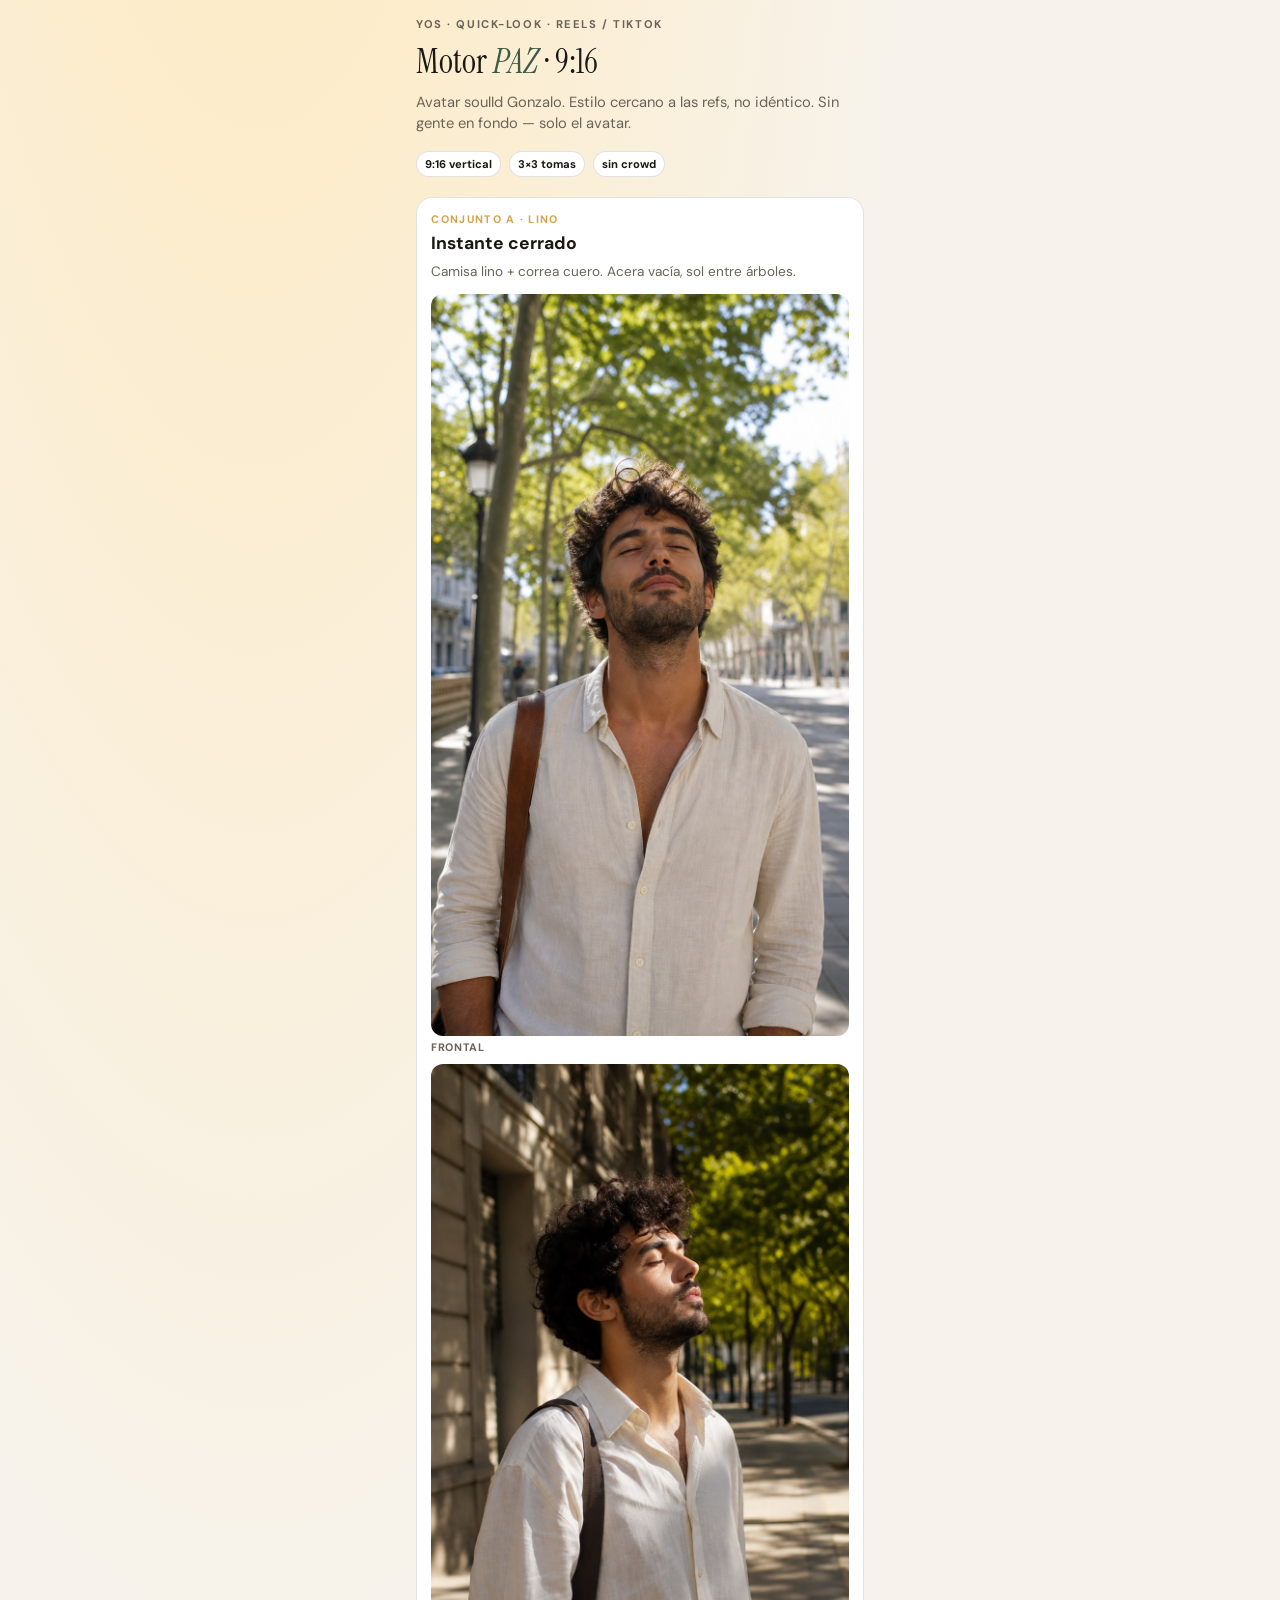
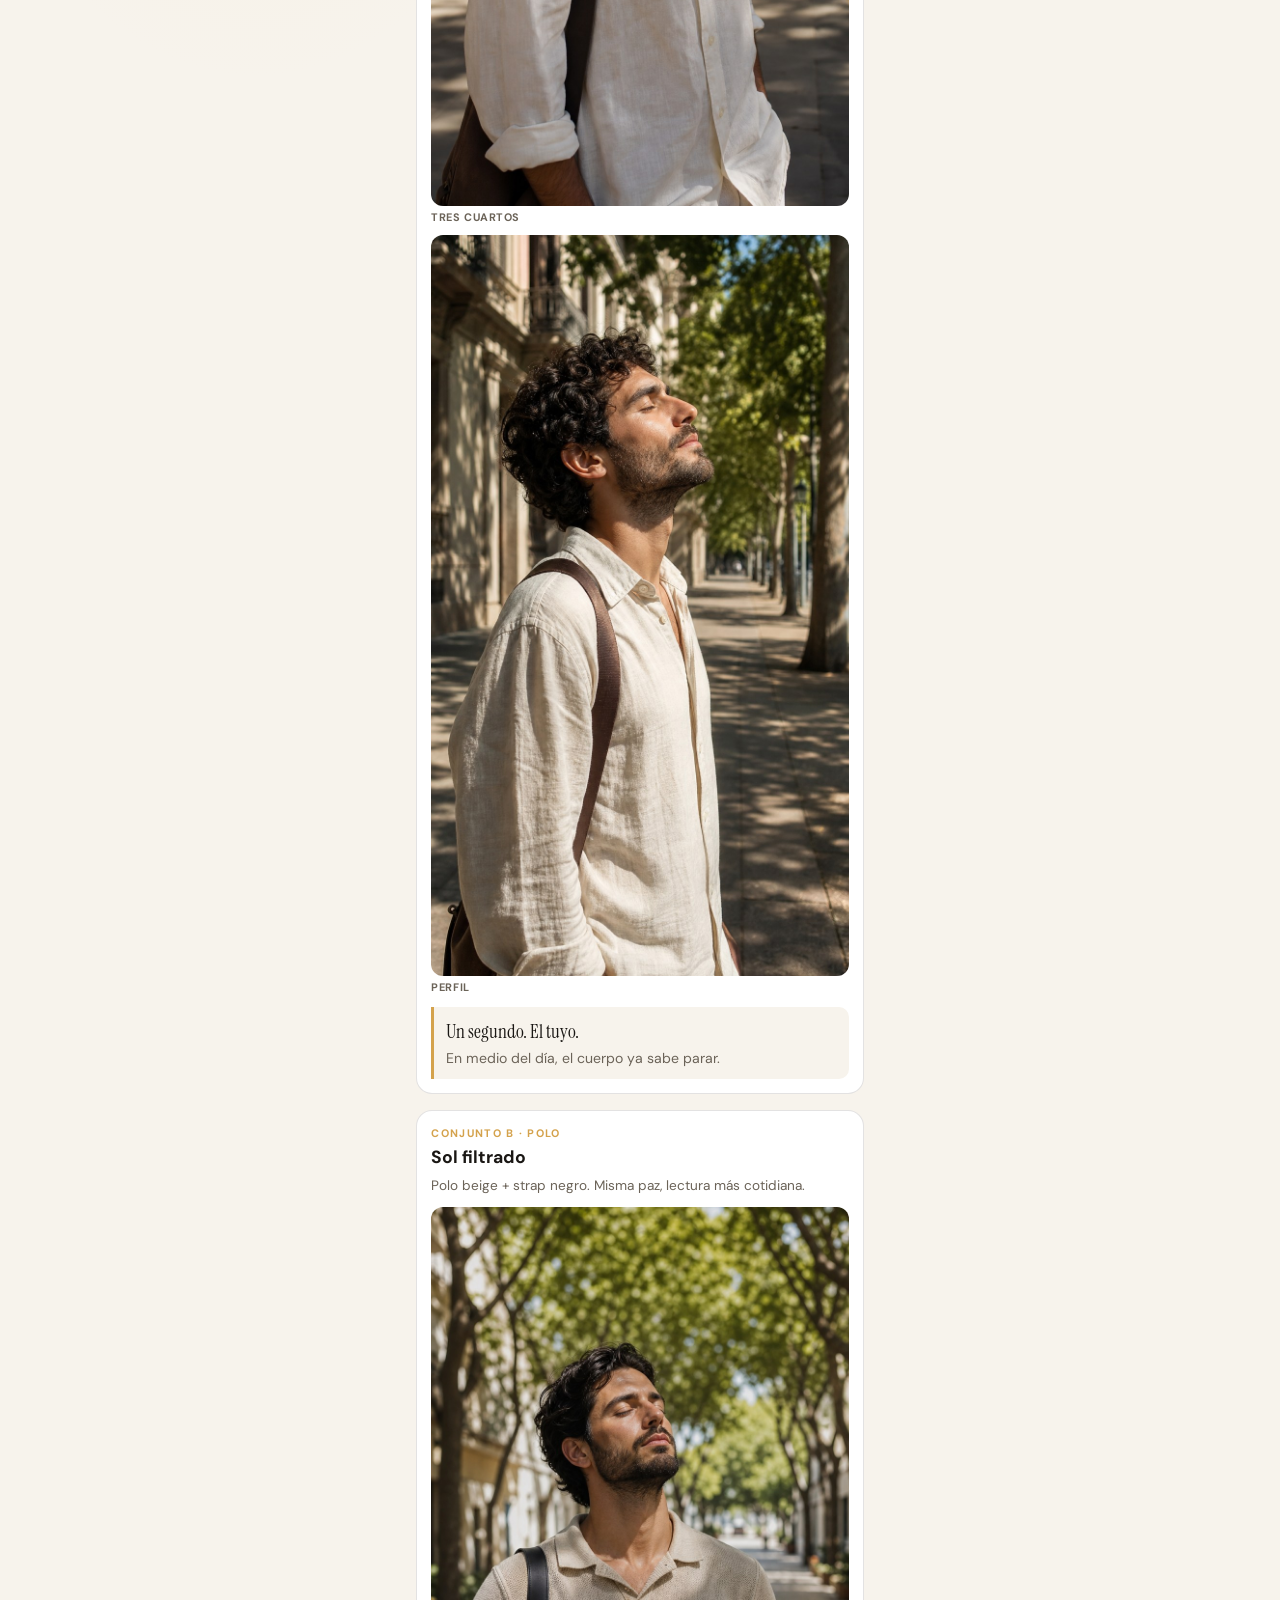
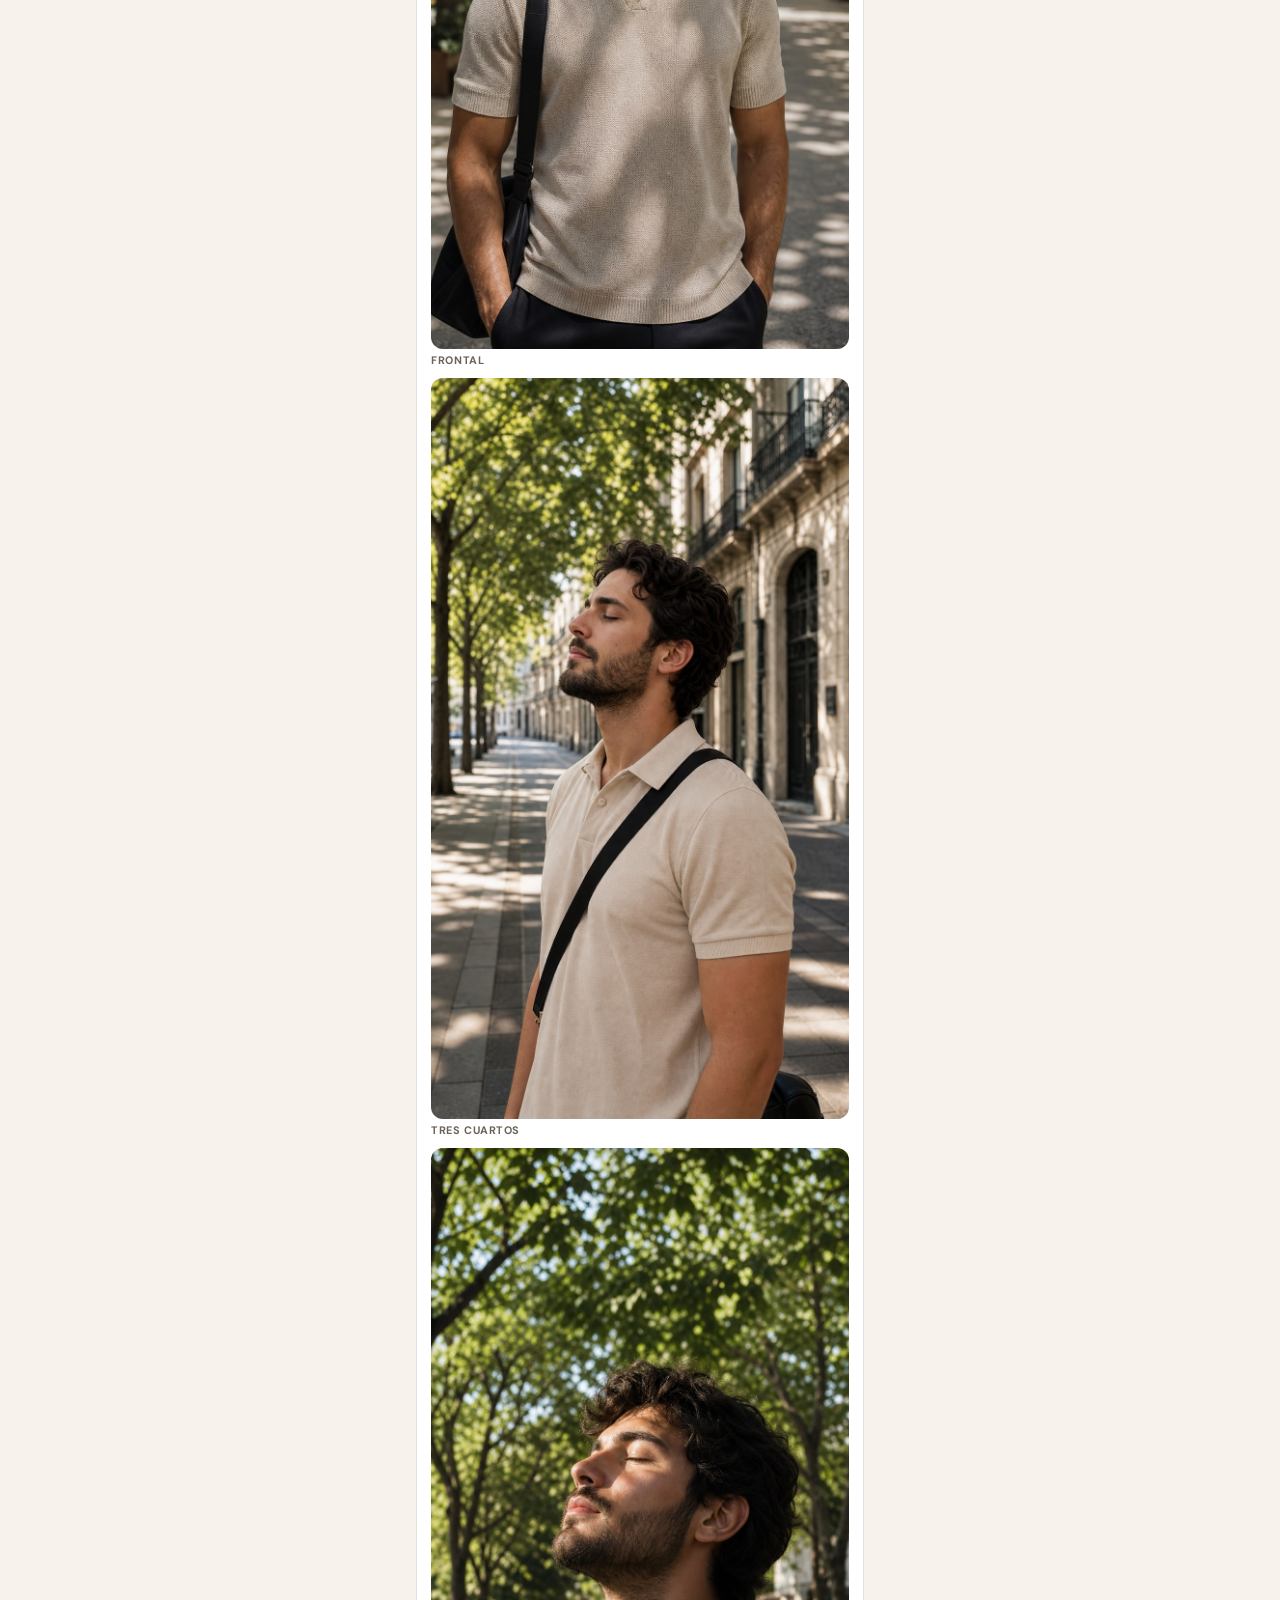
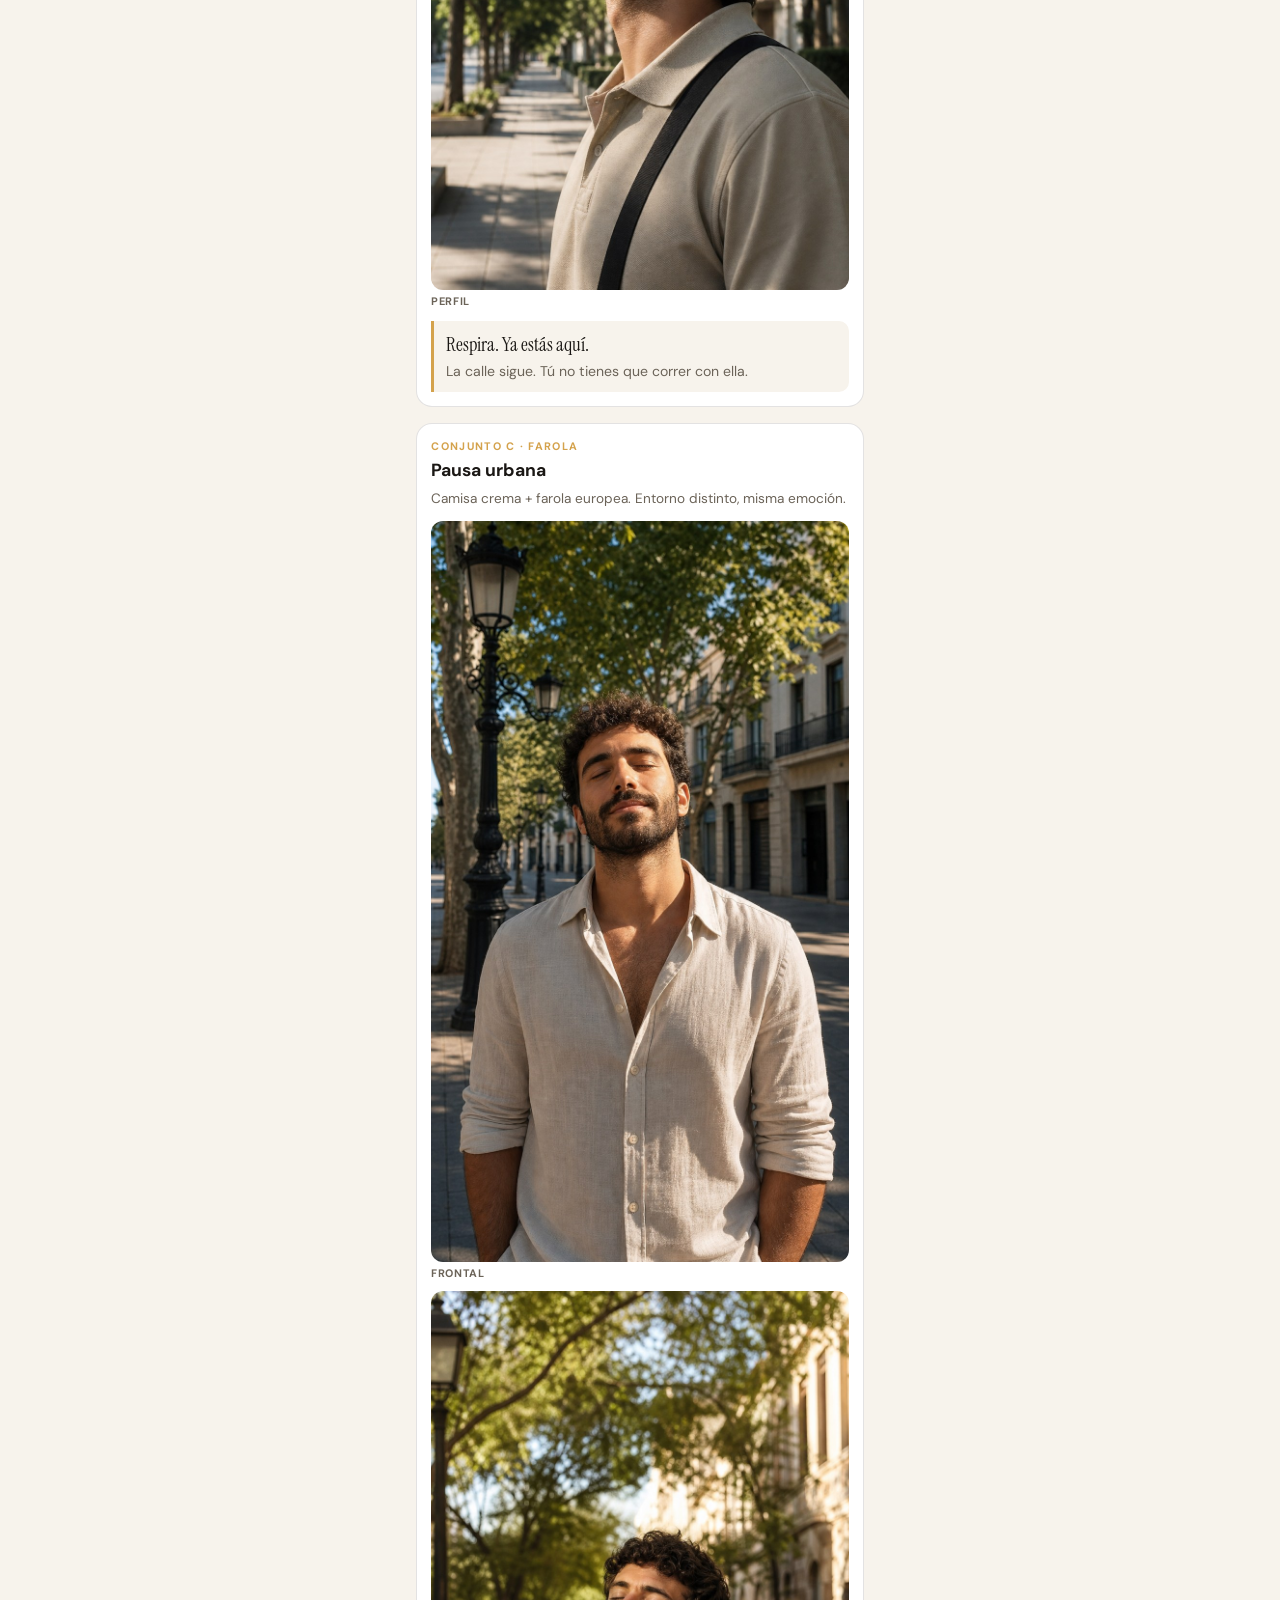
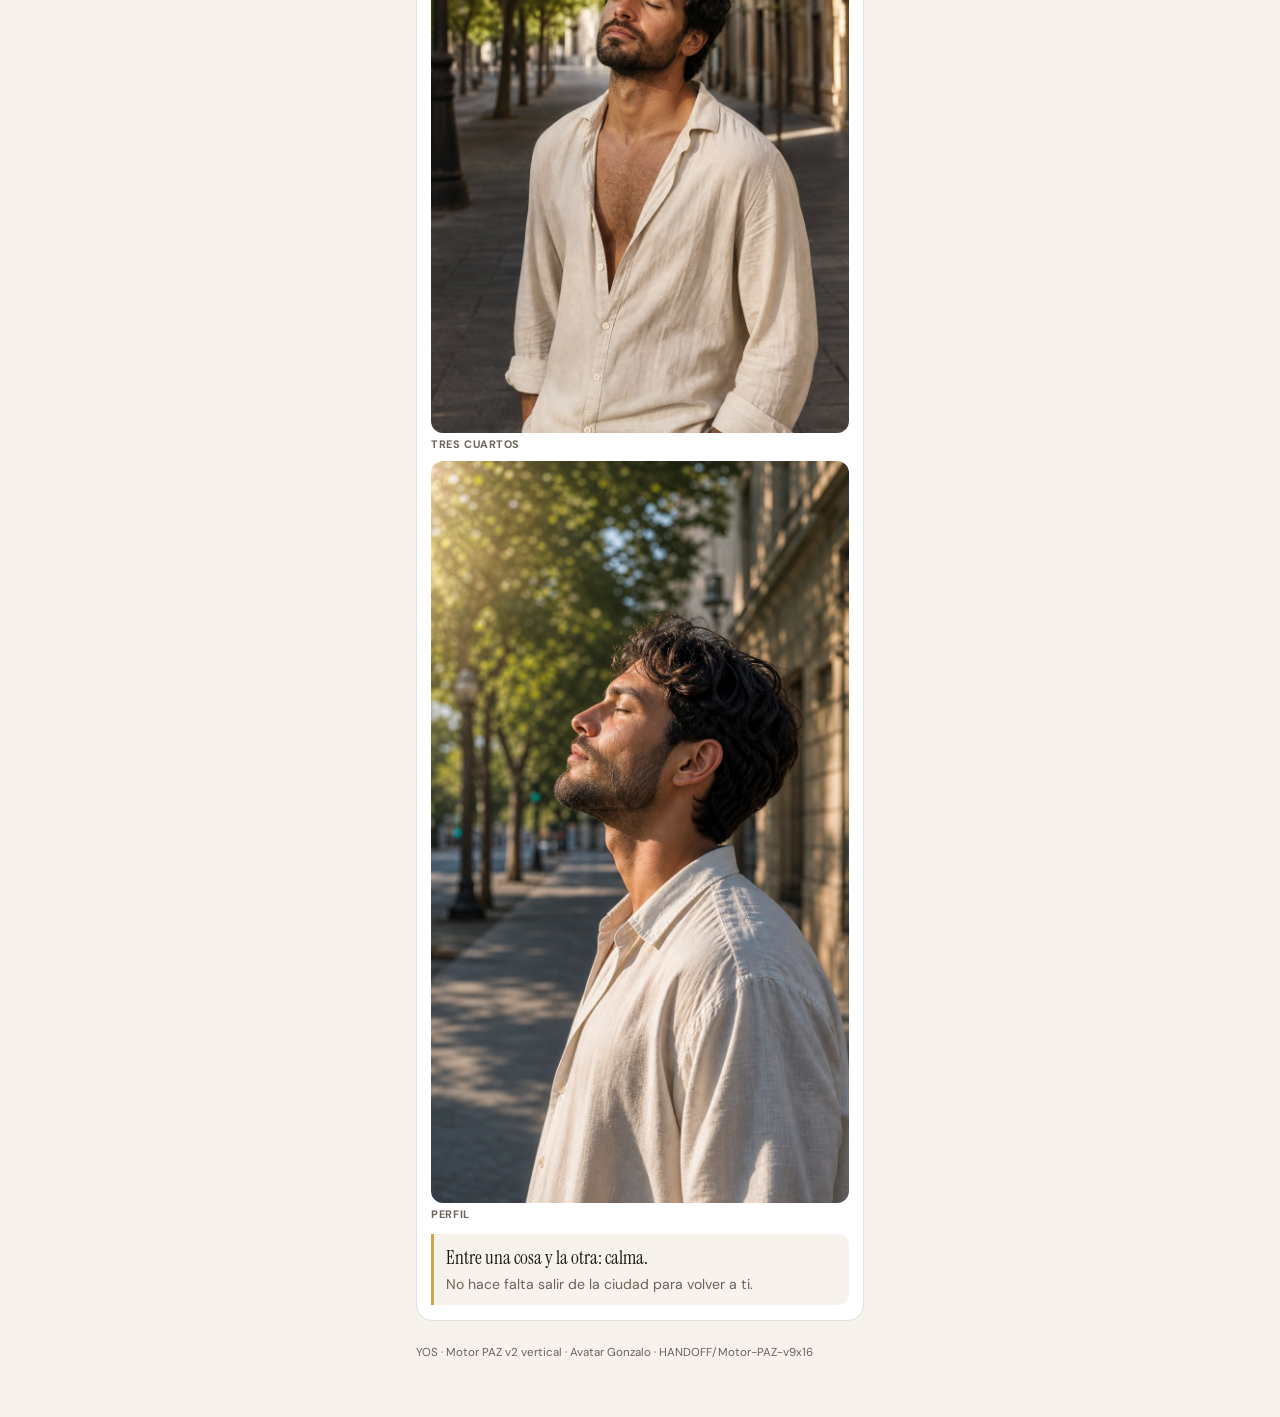
<file: docs/v9x16/index.html>
<!DOCTYPE html>
<html lang="es">
<head>
  <meta charset="UTF-8" />
  <meta name="viewport" content="width=device-width, initial-scale=1, viewport-fit=cover" />
  <title>YOS · Motor PAZ · Vertical 9:16</title>
  <link rel="preconnect" href="https://fonts.googleapis.com" />
  <link rel="preconnect" href="https://fonts.gstatic.com" crossorigin />
  <link href="https://fonts.googleapis.com/css2?family=DM+Sans:wght@400;600;700&family=Instrument+Serif:ital@0;1&display=swap" rel="stylesheet" />
  <style>
    :root {
      --ink: #1a1714; --paper: #f7f3ec; --sun: #d4a24c; --moss: #3d5a45;
      --mute: #6b6358; --line: rgba(26,23,20,.12);
    }
    * { box-sizing: border-box; }
    body {
      margin: 0; font-family: "DM Sans", sans-serif; color: var(--ink);
      background: radial-gradient(120% 70% at 20% -10%, #ffe8b8 0%, transparent 45%), var(--paper);
      line-height: 1.45;
    }
    .wrap { max-width: 480px; margin: 0 auto; padding: 1rem 1rem 3.5rem; }
    .eyebrow { font-size: .7rem; letter-spacing: .14em; text-transform: uppercase; color: var(--mute); font-weight: 700; }
    h1 { font-family: "Instrument Serif", Georgia, serif; font-weight: 400; font-size: 2.1rem; margin: .35rem 0; }
    h1 em { font-style: italic; color: var(--moss); }
    .lede { color: var(--mute); font-size: .92rem; margin: 0 0 1rem; }
    .chip { display: inline-block; font-size: .7rem; font-weight: 700; padding: .25rem .5rem; border: 1px solid var(--line); border-radius: 999px; margin: 0 .25rem .25rem 0; background: #fff; }
    .set { background: #fff; border: 1px solid var(--line); border-radius: 16px; padding: .9rem; margin: 1rem 0; }
    .set-id { font-size: .68rem; font-weight: 700; letter-spacing: .12em; color: var(--sun); }
    .set h2 { font-size: 1.1rem; margin: .2rem 0 .35rem; }
    .why { color: var(--mute); font-size: .85rem; margin: 0 0 .75rem; }
    .shots { display: grid; gap: .55rem; }
    figure { margin: 0; }
    img { width: 100%; display: block; border-radius: 12px; aspect-ratio: 9/16; object-fit: cover; background: #e8dfd0; }
    figcaption { font-size: .68rem; text-transform: uppercase; letter-spacing: .05em; color: var(--mute); font-weight: 700; margin-top: .25rem; }
    .copy { margin-top: .7rem; padding: .65rem .75rem; border-left: 3px solid var(--sun); background: var(--paper); border-radius: 0 10px 10px 0; }
    .copy .hl { font-family: "Instrument Serif", Georgia, serif; font-size: 1.2rem; margin: 0; }
    .copy .sp { margin: .15rem 0 0; color: var(--mute); font-size: .88rem; }
    footer { font-size: .72rem; color: var(--mute); margin-top: 1.5rem; }
  </style>
</head>
<body>
  <div class="wrap">
    <div class="eyebrow">YOS · Quick-Look · Reels / TikTok</div>
    <h1>Motor <em>PAZ</em> · 9:16</h1>
    <p class="lede">Avatar soulId Gonzalo. Estilo cercano a las refs, no idéntico. Sin gente en fondo — solo el avatar.</p>
    <span class="chip">9:16 vertical</span>
    <span class="chip">3×3 tomas</span>
    <span class="chip">sin crowd</span>

    <article class="set" id="a">
      <div class="set-id">CONJUNTO A · LINO</div>
      <h2>Instante cerrado</h2>
      <p class="why">Camisa lino + correa cuero. Acera vacía, sol entre árboles.</p>
      <div class="shots">
        <figure><img src="assets/paz-v-a1-frontal.jpg" alt="A1" loading="lazy" /><figcaption>Frontal</figcaption></figure>
        <figure><img src="assets/paz-v-a2-trescuartos.jpg" alt="A2" loading="lazy" /><figcaption>Tres cuartos</figcaption></figure>
        <figure><img src="assets/paz-v-a3-perfil.jpg" alt="A3" loading="lazy" /><figcaption>Perfil</figcaption></figure>
      </div>
      <div class="copy"><p class="hl">Un segundo. El tuyo.</p><p class="sp">En medio del día, el cuerpo ya sabe parar.</p></div>
    </article>

    <article class="set" id="b">
      <div class="set-id">CONJUNTO B · POLO</div>
      <h2>Sol filtrado</h2>
      <p class="why">Polo beige + strap negro. Misma paz, lectura más cotidiana.</p>
      <div class="shots">
        <figure><img src="assets/paz-v-b1-frontal.jpg" alt="B1" loading="lazy" /><figcaption>Frontal</figcaption></figure>
        <figure><img src="assets/paz-v-b2-trescuartos.jpg" alt="B2" loading="lazy" /><figcaption>Tres cuartos</figcaption></figure>
        <figure><img src="assets/paz-v-b3-perfil.jpg" alt="B3" loading="lazy" /><figcaption>Perfil</figcaption></figure>
      </div>
      <div class="copy"><p class="hl">Respira. Ya estás aquí.</p><p class="sp">La calle sigue. Tú no tienes que correr con ella.</p></div>
    </article>

    <article class="set" id="c">
      <div class="set-id">CONJUNTO C · FAROLA</div>
      <h2>Pausa urbana</h2>
      <p class="why">Camisa crema + farola europea. Entorno distinto, misma emoción.</p>
      <div class="shots">
        <figure><img src="assets/paz-v-c1-frontal.jpg" alt="C1" loading="lazy" /><figcaption>Frontal</figcaption></figure>
        <figure><img src="assets/paz-v-c2-trescuartos.jpg" alt="C2" loading="lazy" /><figcaption>Tres cuartos</figcaption></figure>
        <figure><img src="assets/paz-v-c3-perfil.jpg" alt="C3" loading="lazy" /><figcaption>Perfil</figcaption></figure>
      </div>
      <div class="copy"><p class="hl">Entre una cosa y la otra: calma.</p><p class="sp">No hace falta salir de la ciudad para volver a ti.</p></div>
    </article>

    <footer>YOS · Motor PAZ v2 vertical · Avatar Gonzalo · HANDOFF/Motor-PAZ-v9x16</footer>
  </div>
</body>
</html>
</file>
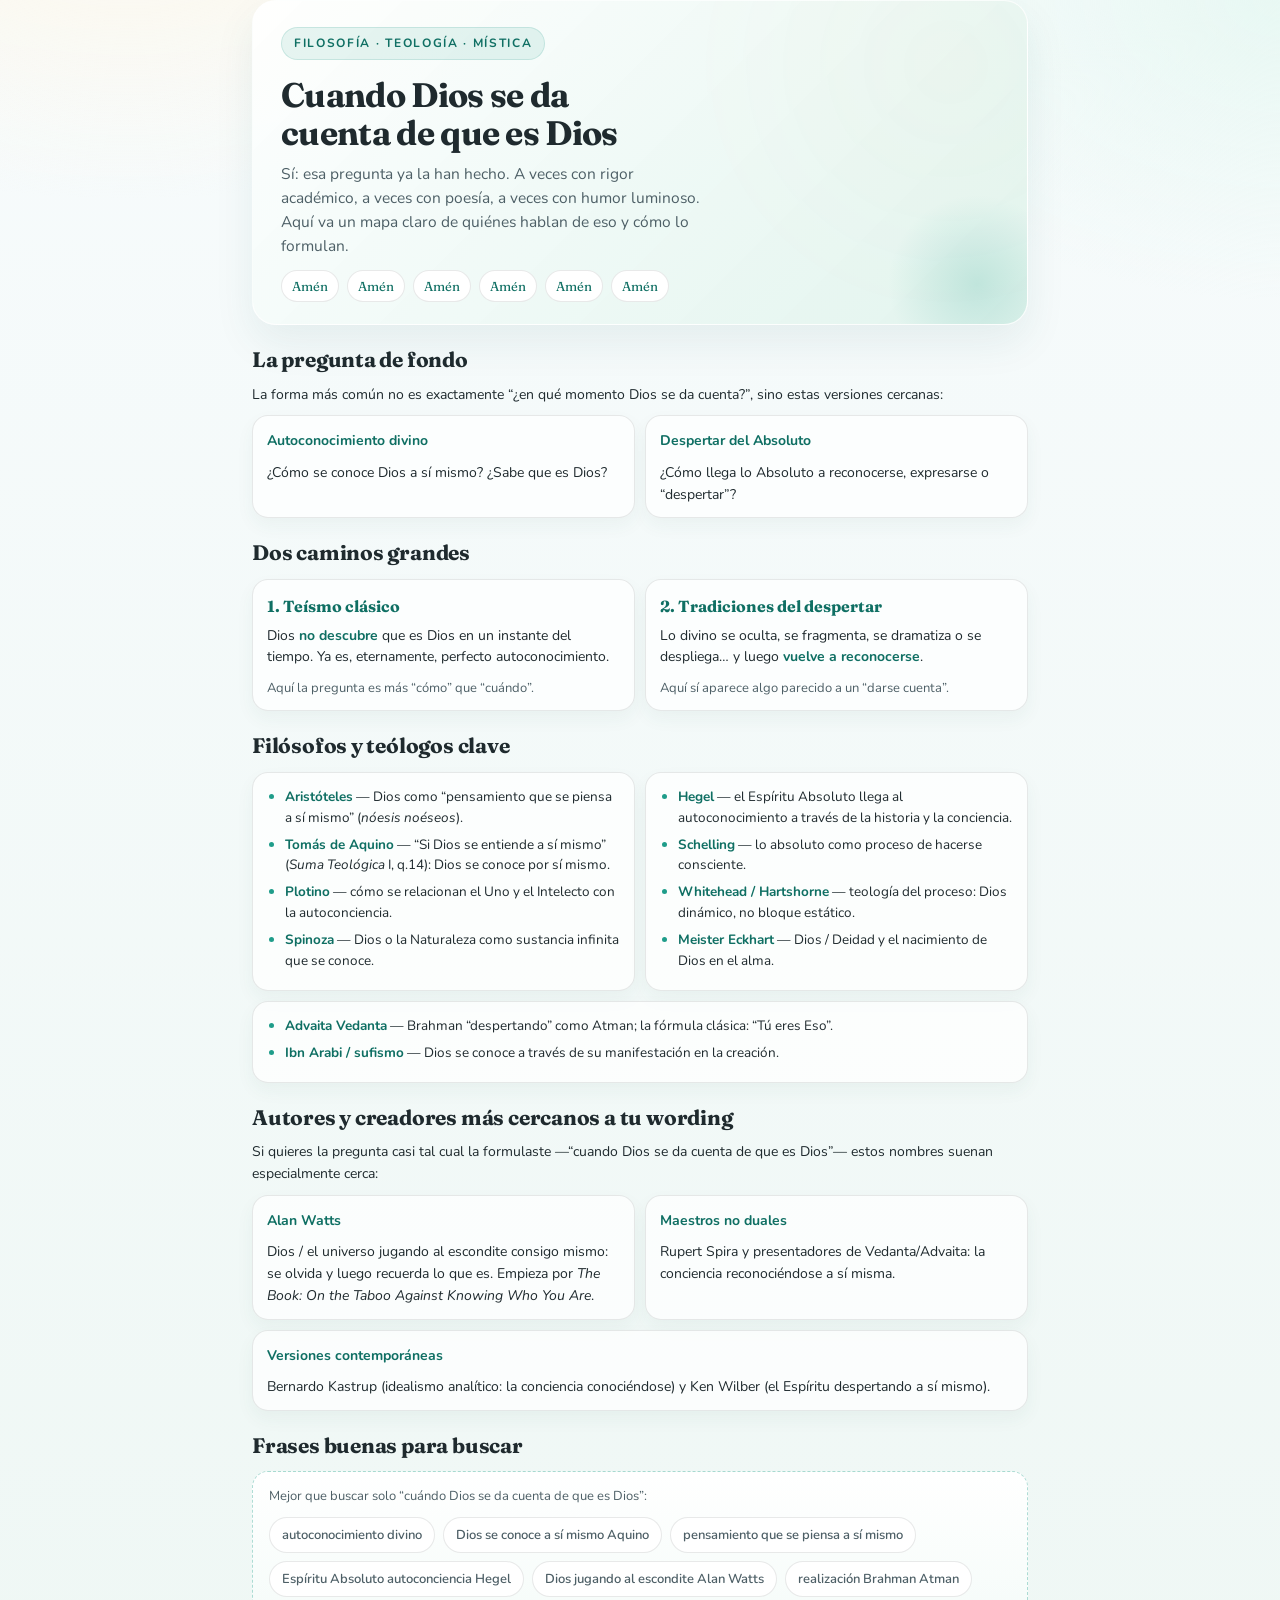
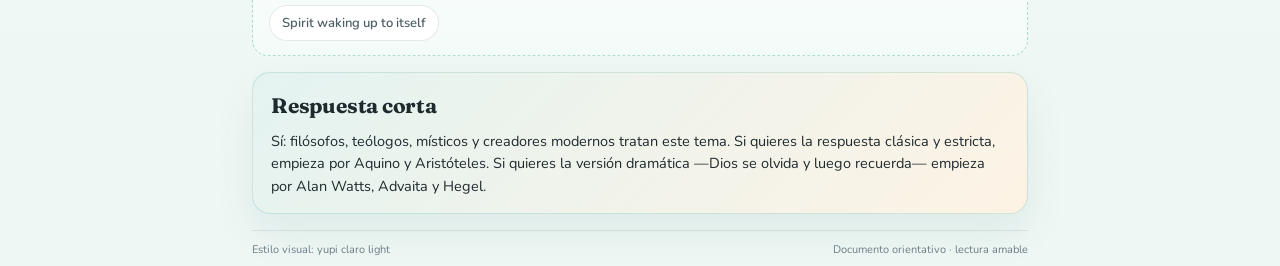
<file: docs/dios-autoconciencia.html>
<!DOCTYPE html>
<html lang="es">
<head>
  <meta charset="UTF-8" />
  <meta name="viewport" content="width=device-width, initial-scale=1" />
  <title>Cuando Dios se da cuenta de que es Dios</title>
  <link rel="preconnect" href="https://fonts.googleapis.com" />
  <link rel="preconnect" href="https://fonts.gstatic.com" crossorigin />
  <link href="https://fonts.googleapis.com/css2?family=Fraunces:opsz,wght@9..144,500;9..144,700&family=Nunito:wght@400;600;700&display=swap" rel="stylesheet" />
  <style>
    :root {
      --ink: #1f2a2e;
      --muted: #4d5f66;
      --soft: #6b7f87;
      --paper: #f7fbfc;
      --paper-2: #eef7f4;
      --band: #dff3ec;
      --accent: #1f9d8a;
      --accent-deep: #0f6f63;
      --sun: #f3b45c;
      --line: rgba(31, 42, 46, 0.10);
      --card: rgba(255, 255, 255, 0.72);
      --shadow: 0 18px 40px rgba(31, 90, 84, 0.08);
    }

    * { box-sizing: border-box; }

    @page {
      size: A4;
      margin: 12mm 12mm 14mm 12mm;
    }

    html, body {
      margin: 0;
      padding: 0;
      color: var(--ink);
      background:
        radial-gradient(1200px 700px at 10% -10%, #fff7e8 0%, transparent 55%),
        radial-gradient(900px 600px at 100% 0%, #e8f8f3 0%, transparent 50%),
        linear-gradient(180deg, var(--paper) 0%, var(--paper-2) 100%);
      font-family: "Nunito", "Segoe UI", sans-serif;
      line-height: 1.55;
      -webkit-print-color-adjust: exact;
      print-color-adjust: exact;
    }

    body {
      padding: 0;
    }

    .sheet {
      max-width: 780px;
      margin: 0 auto;
      padding: 0 2px 8px;
    }

    .hero {
      position: relative;
      overflow: hidden;
      border-radius: 24px;
      padding: 26px 28px 22px;
      background:
        linear-gradient(135deg, rgba(255,255,255,0.88), rgba(223,243,236,0.92)),
        radial-gradient(circle at 90% 20%, rgba(243,180,92,0.28), transparent 35%);
      box-shadow: var(--shadow);
      border: 1px solid rgba(255,255,255,0.8);
    }

    .hero::before {
      content: "";
      position: absolute;
      inset: auto -40px -50px auto;
      width: 180px;
      height: 180px;
      border-radius: 50%;
      background: radial-gradient(circle, rgba(31,157,138,0.18), transparent 70%);
      pointer-events: none;
    }

    .eyebrow {
      display: inline-block;
      font-size: 12px;
      letter-spacing: 0.14em;
      text-transform: uppercase;
      font-weight: 700;
      color: var(--accent-deep);
      background: rgba(31, 157, 138, 0.10);
      border: 1px solid rgba(31, 157, 138, 0.16);
      padding: 6px 12px;
      border-radius: 999px;
      margin-bottom: 16px;
    }

    h1 {
      font-family: "Fraunces", Georgia, serif;
      font-weight: 700;
      font-size: 34px;
      line-height: 1.12;
      letter-spacing: -0.02em;
      margin: 0 0 10px;
      max-width: 15ch;
    }

    .lead {
      font-size: 15.5px;
      color: var(--muted);
      max-width: 48ch;
      margin: 0 0 12px;
    }

    .amen-row {
      display: flex;
      flex-wrap: wrap;
      gap: 8px;
      margin-top: 8px;
    }

    .amen {
      font-family: "Fraunces", Georgia, serif;
      font-size: 13px;
      color: var(--accent-deep);
      background: #fff;
      border: 1px solid var(--line);
      border-radius: 999px;
      padding: 5px 10px;
    }

    .section {
      margin-top: 18px;
    }

    h2 {
      font-family: "Fraunces", Georgia, serif;
      font-size: 21px;
      margin: 0 0 8px;
      letter-spacing: -0.01em;
    }

    h3 {
      font-family: "Fraunces", Georgia, serif;
      font-size: 16px;
      margin: 0 0 6px;
      color: var(--accent-deep);
    }

    p {
      margin: 0 0 10px;
      color: var(--ink);
      font-size: 14px;
    }

    .split {
      display: grid;
      grid-template-columns: 1fr 1fr;
      gap: 10px;
      margin-top: 10px;
    }

    .panel {
      background: var(--card);
      border: 1px solid var(--line);
      border-radius: 16px;
      padding: 14px 14px 12px;
      box-shadow: 0 8px 18px rgba(31, 90, 84, 0.05);
      break-inside: avoid;
    }

    .panel.wide {
      grid-column: 1 / -1;
    }

    .panel p:last-child,
    .panel ul:last-child {
      margin-bottom: 0;
    }

    .panel strong {
      color: var(--accent-deep);
    }

    ul {
      margin: 0;
      padding-left: 18px;
      color: var(--ink);
    }

    li {
      margin-bottom: 6px;
      font-size: 13.5px;
    }

    li::marker {
      color: var(--accent);
    }

    .search-box {
      margin-top: 10px;
      background: linear-gradient(180deg, #ffffff, #f3fbf8);
      border: 1px dashed rgba(31, 157, 138, 0.35);
      border-radius: 16px;
      padding: 14px 16px;
      break-inside: avoid;
    }

    .chip-list {
      display: flex;
      flex-wrap: wrap;
      gap: 8px;
      margin-top: 10px;
    }

    .chip {
      background: #fff;
      border: 1px solid var(--line);
      color: var(--muted);
      border-radius: 999px;
      padding: 7px 12px;
      font-size: 13px;
      font-weight: 600;
    }

    .verdict {
      margin-top: 16px;
      border-radius: 18px;
      padding: 16px 18px;
      background:
        linear-gradient(135deg, rgba(31,157,138,0.12), rgba(243,180,92,0.16)),
        #fff;
      border: 1px solid rgba(31, 157, 138, 0.18);
      box-shadow: var(--shadow);
      break-inside: avoid;
    }

    .verdict p {
      font-size: 14.5px;
      margin: 0;
    }

    .footer {
      margin-top: 16px;
      padding-top: 10px;
      border-top: 1px solid var(--line);
      display: flex;
      justify-content: space-between;
      gap: 12px;
      color: var(--soft);
      font-size: 11px;
    }

    .note {
      color: var(--muted);
      font-size: 13px;
    }

    .closing {
      break-inside: avoid;
      page-break-inside: avoid;
    }

    @media print {
      .sheet {
        padding: 0;
        zoom: 0.92;
      }
      .hero, .panel, .verdict, .search-box {
        box-shadow: none !important;
      }
    }
  </style>
</head>
<body>
  <main class="sheet">
    <header class="hero">
      <div class="eyebrow">Filosofía · Teología · Mística</div>
      <h1>Cuando Dios se da cuenta de que es Dios</h1>
      <p class="lead">
        Sí: esa pregunta ya la han hecho. A veces con rigor académico,
        a veces con poesía, a veces con humor luminoso. Aquí va un mapa claro
        de quiénes hablan de eso y cómo lo formulan.
      </p>
      <div class="amen-row">
        <span class="amen">Amén</span>
        <span class="amen">Amén</span>
        <span class="amen">Amén</span>
        <span class="amen">Amén</span>
        <span class="amen">Amén</span>
        <span class="amen">Amén</span>
      </div>
    </header>

    <section class="section">
      <h2>La pregunta de fondo</h2>
      <p>
        La forma más común no es exactamente “¿en qué momento Dios se da cuenta?”,
        sino estas versiones cercanas:
      </p>
      <div class="split">
        <div class="panel">
          <p><strong>Autoconocimiento divino</strong></p>
          <p>¿Cómo se conoce Dios a sí mismo? ¿Sabe que es Dios?</p>
        </div>
        <div class="panel">
          <p><strong>Despertar del Absoluto</strong></p>
          <p>¿Cómo llega lo Absoluto a reconocerse, expresarse o “despertar”?</p>
        </div>
      </div>
    </section>

    <section class="section">
      <h2>Dos caminos grandes</h2>
      <div class="split">
        <div class="panel">
          <h3>1. Teísmo clásico</h3>
          <p>
            Dios <strong>no descubre</strong> que es Dios en un instante del tiempo.
            Ya es, eternamente, perfecto autoconocimiento.
          </p>
          <p class="note">Aquí la pregunta es más “cómo” que “cuándo”.</p>
        </div>
        <div class="panel">
          <h3>2. Tradiciones del despertar</h3>
          <p>
            Lo divino se oculta, se fragmenta, se dramatiza o se despliega…
            y luego <strong>vuelve a reconocerse</strong>.
          </p>
          <p class="note">Aquí sí aparece algo parecido a un “darse cuenta”.</p>
        </div>
      </div>
    </section>

    <section class="section">
      <h2>Filósofos y teólogos clave</h2>
      <div class="split">
        <div class="panel">
          <ul>
            <li><strong>Aristóteles</strong> — Dios como “pensamiento que se piensa a sí mismo” (<em>nóesis noéseos</em>).</li>
            <li><strong>Tomás de Aquino</strong> — “Si Dios se entiende a sí mismo” (<em>Suma Teológica</em> I, q.14): Dios se conoce por sí mismo.</li>
            <li><strong>Plotino</strong> — cómo se relacionan el Uno y el Intelecto con la autoconciencia.</li>
            <li><strong>Spinoza</strong> — Dios o la Naturaleza como sustancia infinita que se conoce.</li>
          </ul>
        </div>
        <div class="panel">
          <ul>
            <li><strong>Hegel</strong> — el Espíritu Absoluto llega al autoconocimiento a través de la historia y la conciencia.</li>
            <li><strong>Schelling</strong> — lo absoluto como proceso de hacerse consciente.</li>
            <li><strong>Whitehead / Hartshorne</strong> — teología del proceso: Dios dinámico, no bloque estático.</li>
            <li><strong>Meister Eckhart</strong> — Dios / Deidad y el nacimiento de Dios en el alma.</li>
          </ul>
        </div>
        <div class="panel wide">
          <ul>
            <li><strong>Advaita Vedanta</strong> — Brahman “despertando” como Atman; la fórmula clásica: “Tú eres Eso”.</li>
            <li><strong>Ibn Arabi / sufismo</strong> — Dios se conoce a través de su manifestación en la creación.</li>
          </ul>
        </div>
      </div>
    </section>

    <section class="section">
      <h2>Autores y creadores más cercanos a tu wording</h2>
      <p>
        Si quieres la pregunta casi tal cual la formulaste —“cuando Dios se da cuenta de que es Dios”—
        estos nombres suenan especialmente cerca:
      </p>
      <div class="split">
        <div class="panel">
          <p><strong>Alan Watts</strong></p>
          <p>
            Dios / el universo jugando al escondite consigo mismo:
            se olvida y luego recuerda lo que es.
            Empieza por <em>The Book: On the Taboo Against Knowing Who You Are</em>.
          </p>
        </div>
        <div class="panel">
          <p><strong>Maestros no duales</strong></p>
          <p>
            Rupert Spira y presentadores de Vedanta/Advaita:
            la conciencia reconociéndose a sí misma.
          </p>
        </div>
        <div class="panel wide">
          <p><strong>Versiones contemporáneas</strong></p>
          <p>
            Bernardo Kastrup (idealismo analítico: la conciencia conociéndose)
            y Ken Wilber (el Espíritu despertando a sí mismo).
          </p>
        </div>
      </div>
    </section>

    <div class="closing">
      <section class="section">
        <h2>Frases buenas para buscar</h2>
        <div class="search-box">
          <p class="note">Mejor que buscar solo “cuándo Dios se da cuenta de que es Dios”:</p>
          <div class="chip-list">
            <span class="chip">autoconocimiento divino</span>
            <span class="chip">Dios se conoce a sí mismo Aquino</span>
            <span class="chip">pensamiento que se piensa a sí mismo</span>
            <span class="chip">Espíritu Absoluto autoconciencia Hegel</span>
            <span class="chip">Dios jugando al escondite Alan Watts</span>
            <span class="chip">realización Brahman Atman</span>
            <span class="chip">Spirit waking up to itself</span>
          </div>
        </div>
      </section>

      <section class="verdict">
        <h2>Respuesta corta</h2>
        <p>
          Sí: filósofos, teólogos, místicos y creadores modernos tratan este tema.
          Si quieres la respuesta clásica y estricta, empieza por Aquino y Aristóteles.
          Si quieres la versión dramática —Dios se olvida y luego recuerda— empieza por
          Alan Watts, Advaita y Hegel.
        </p>
      </section>

      <footer class="footer">
        <span>Estilo visual: yupi claro light</span>
        <span>Documento orientativo · lectura amable</span>
      </footer>
    </div>
  </main>
</body>
</html>
</file>
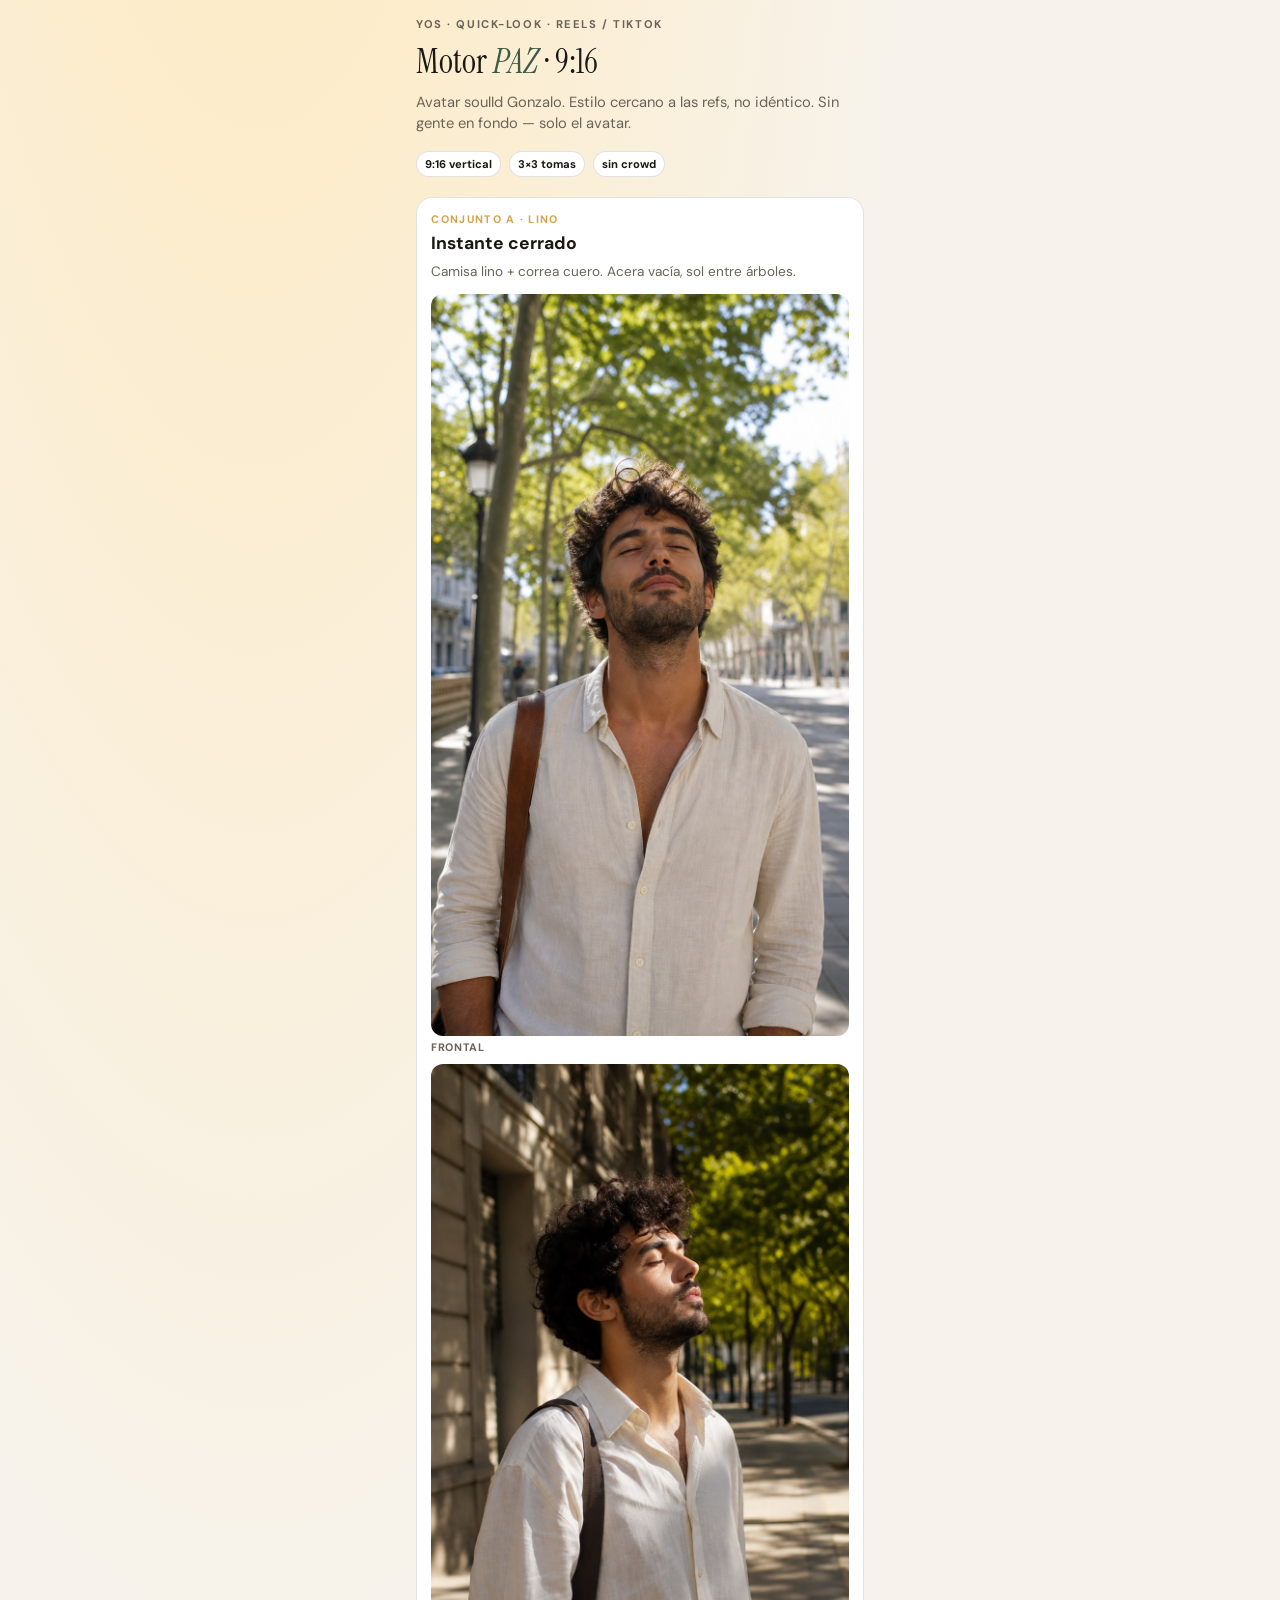
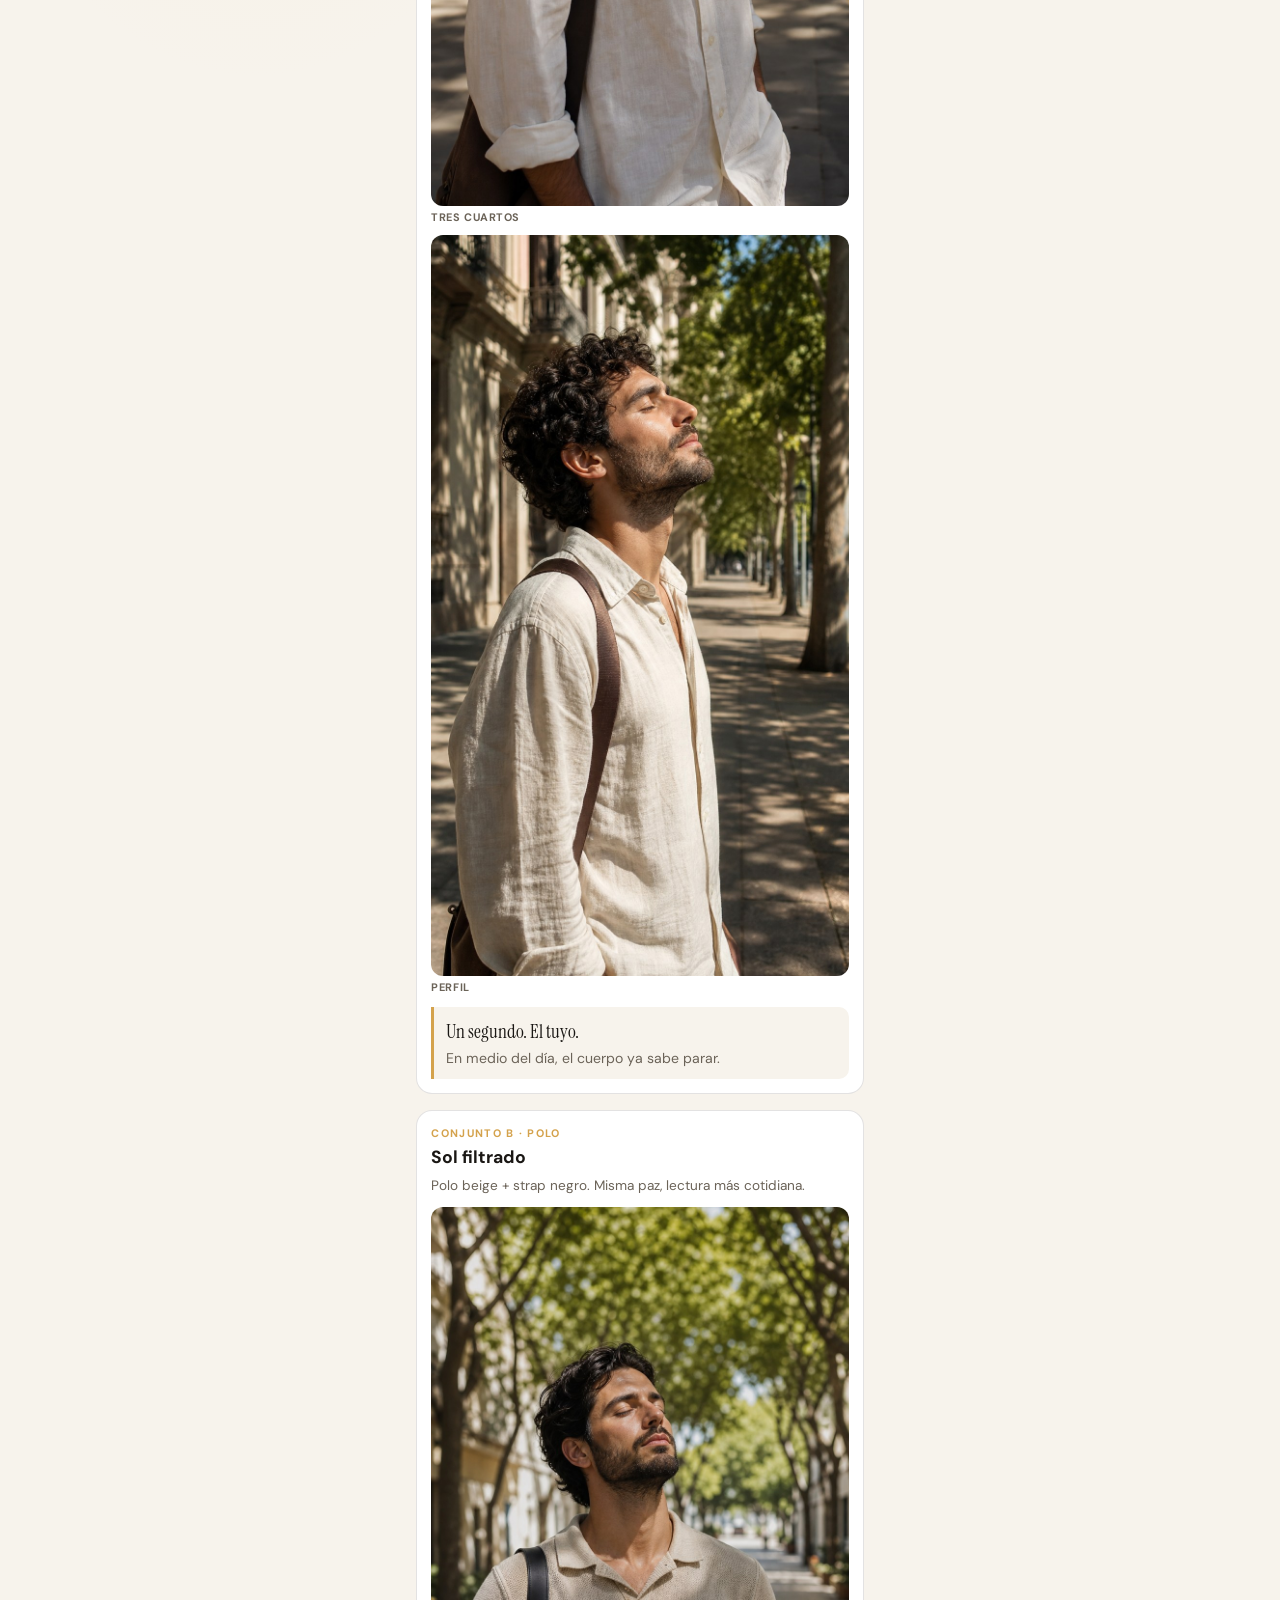
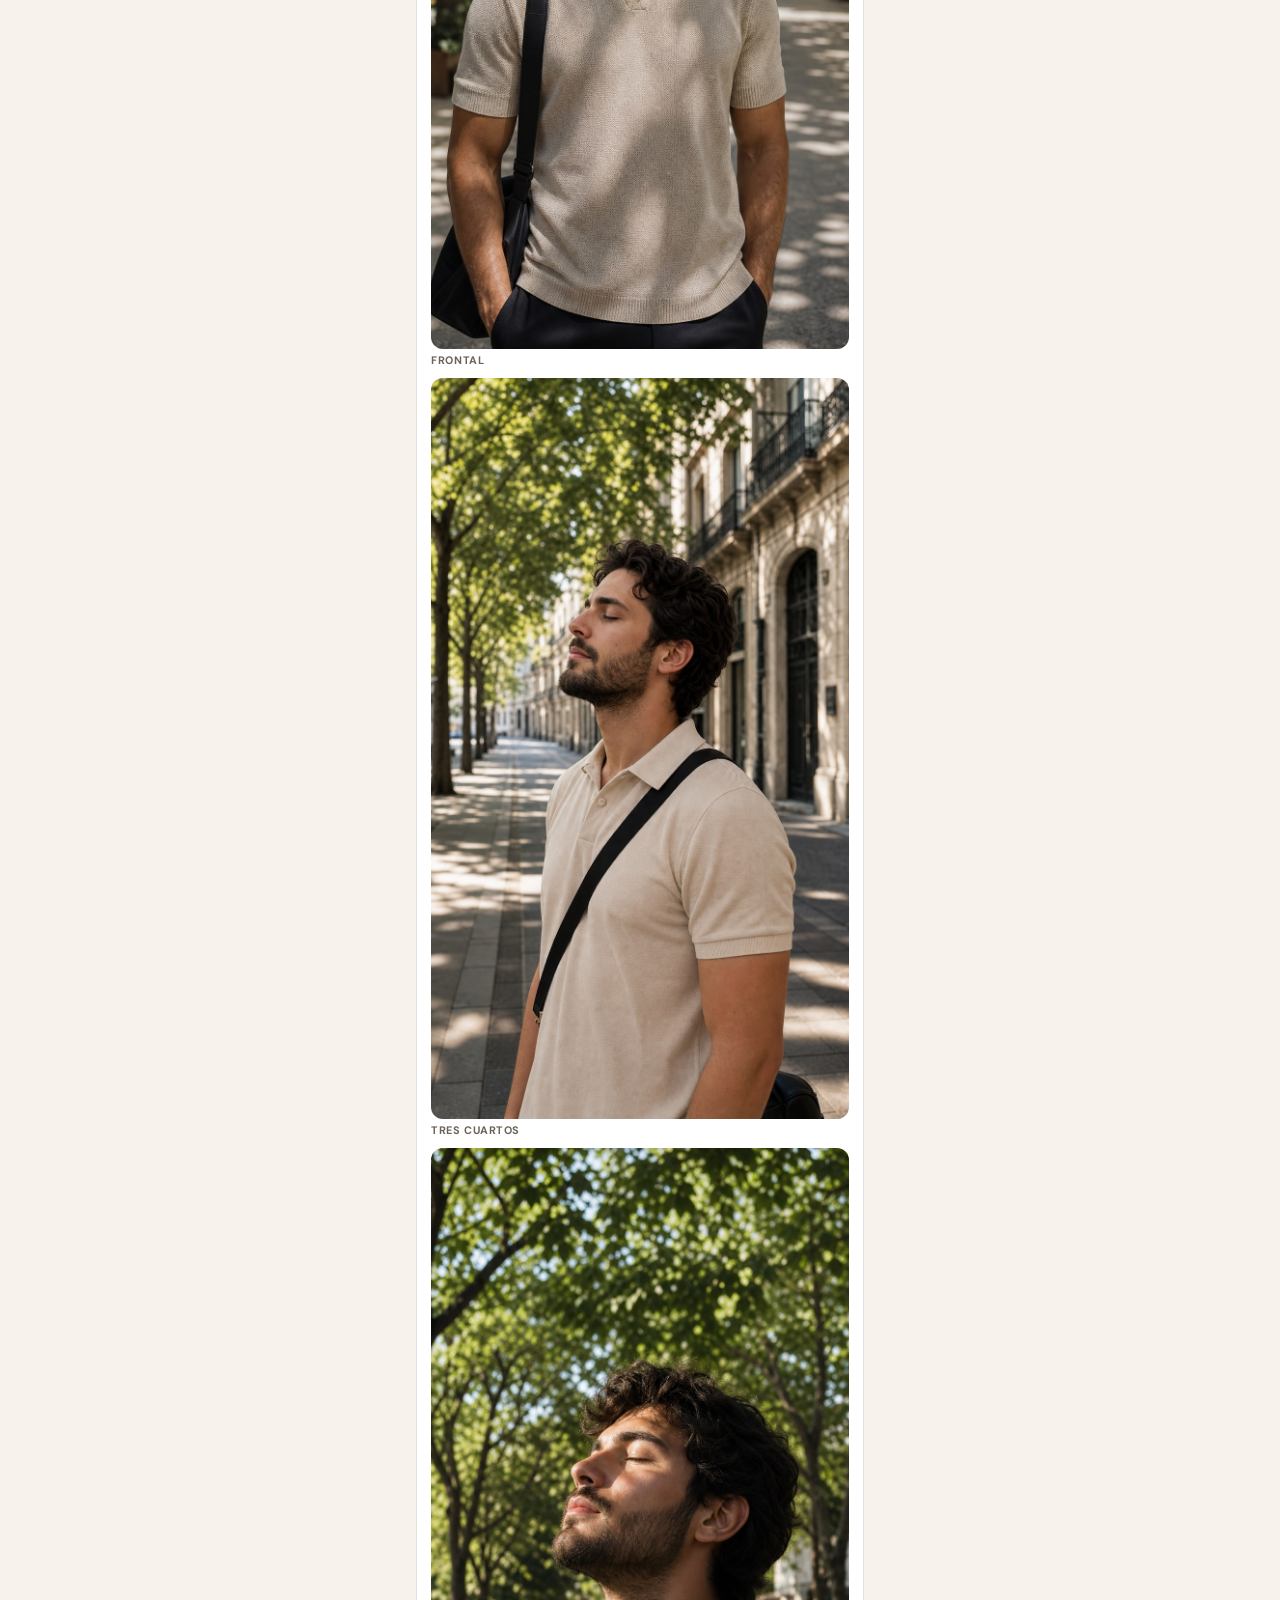
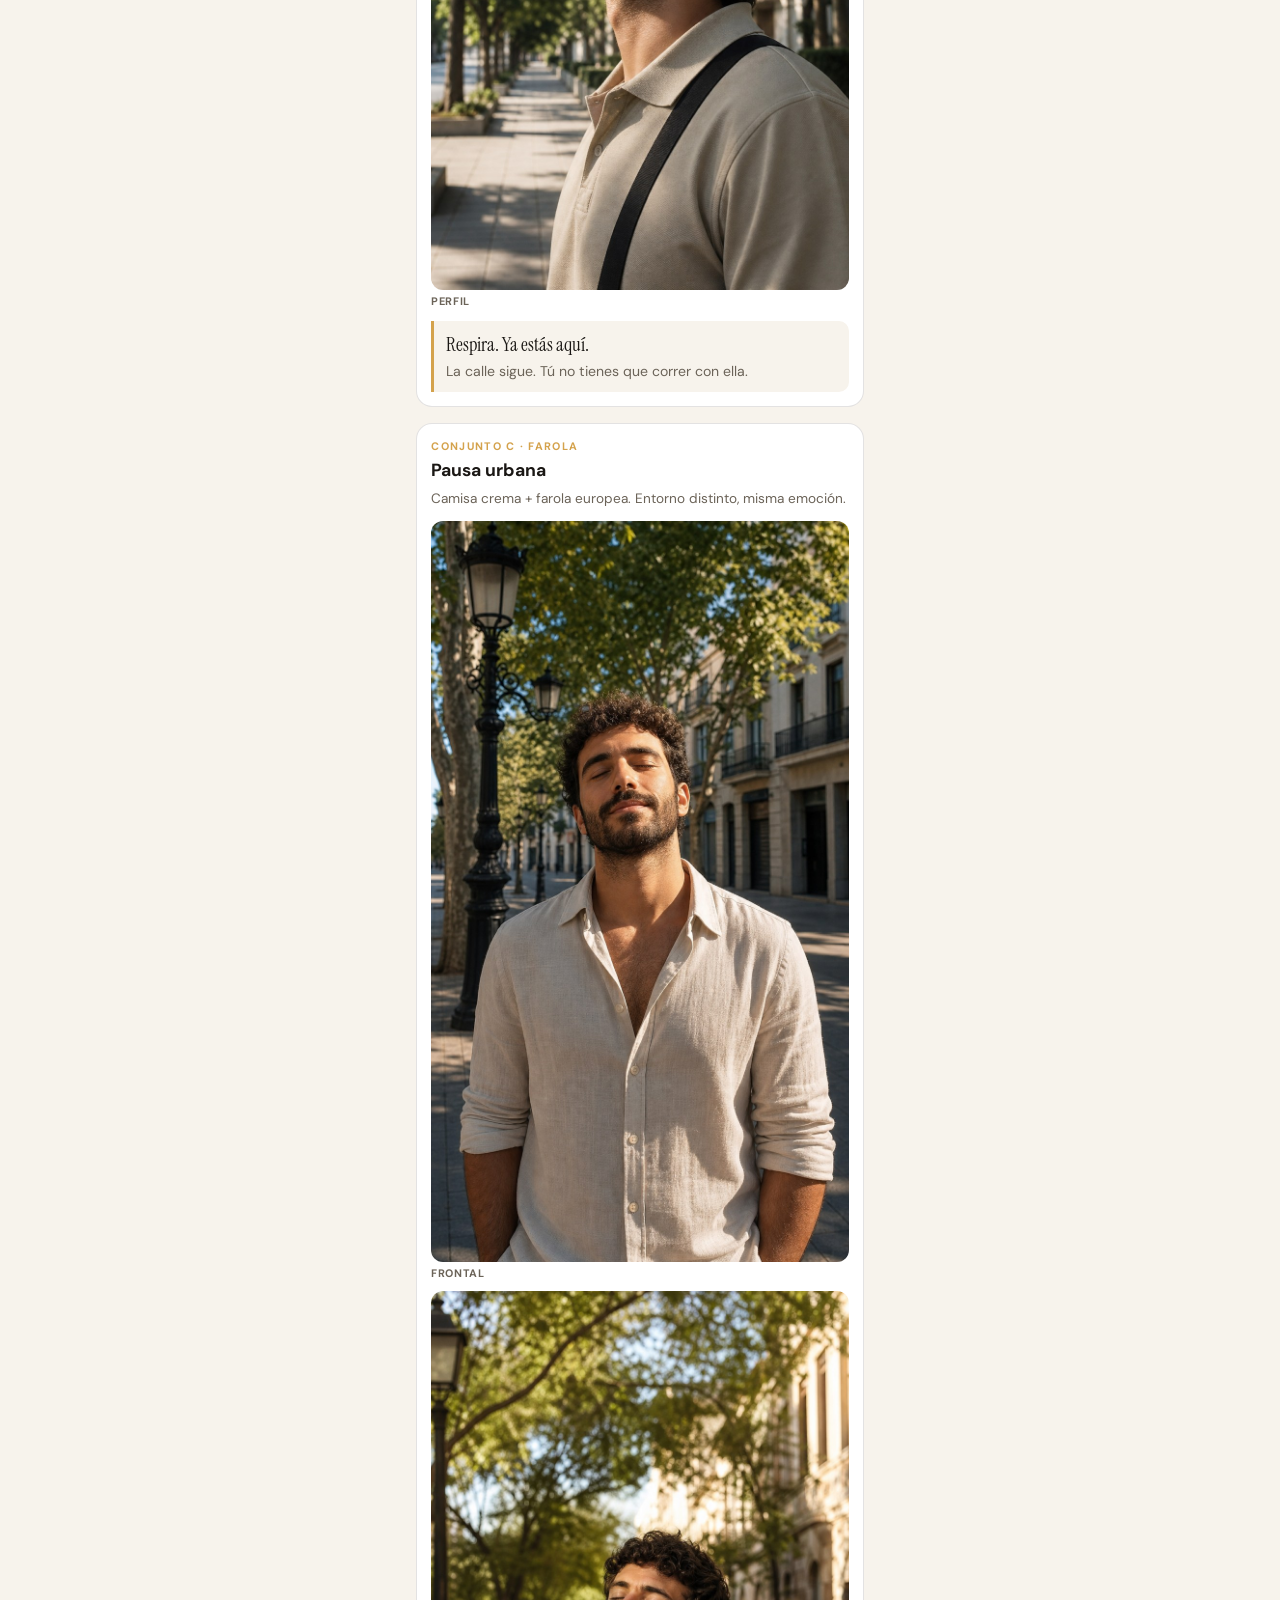
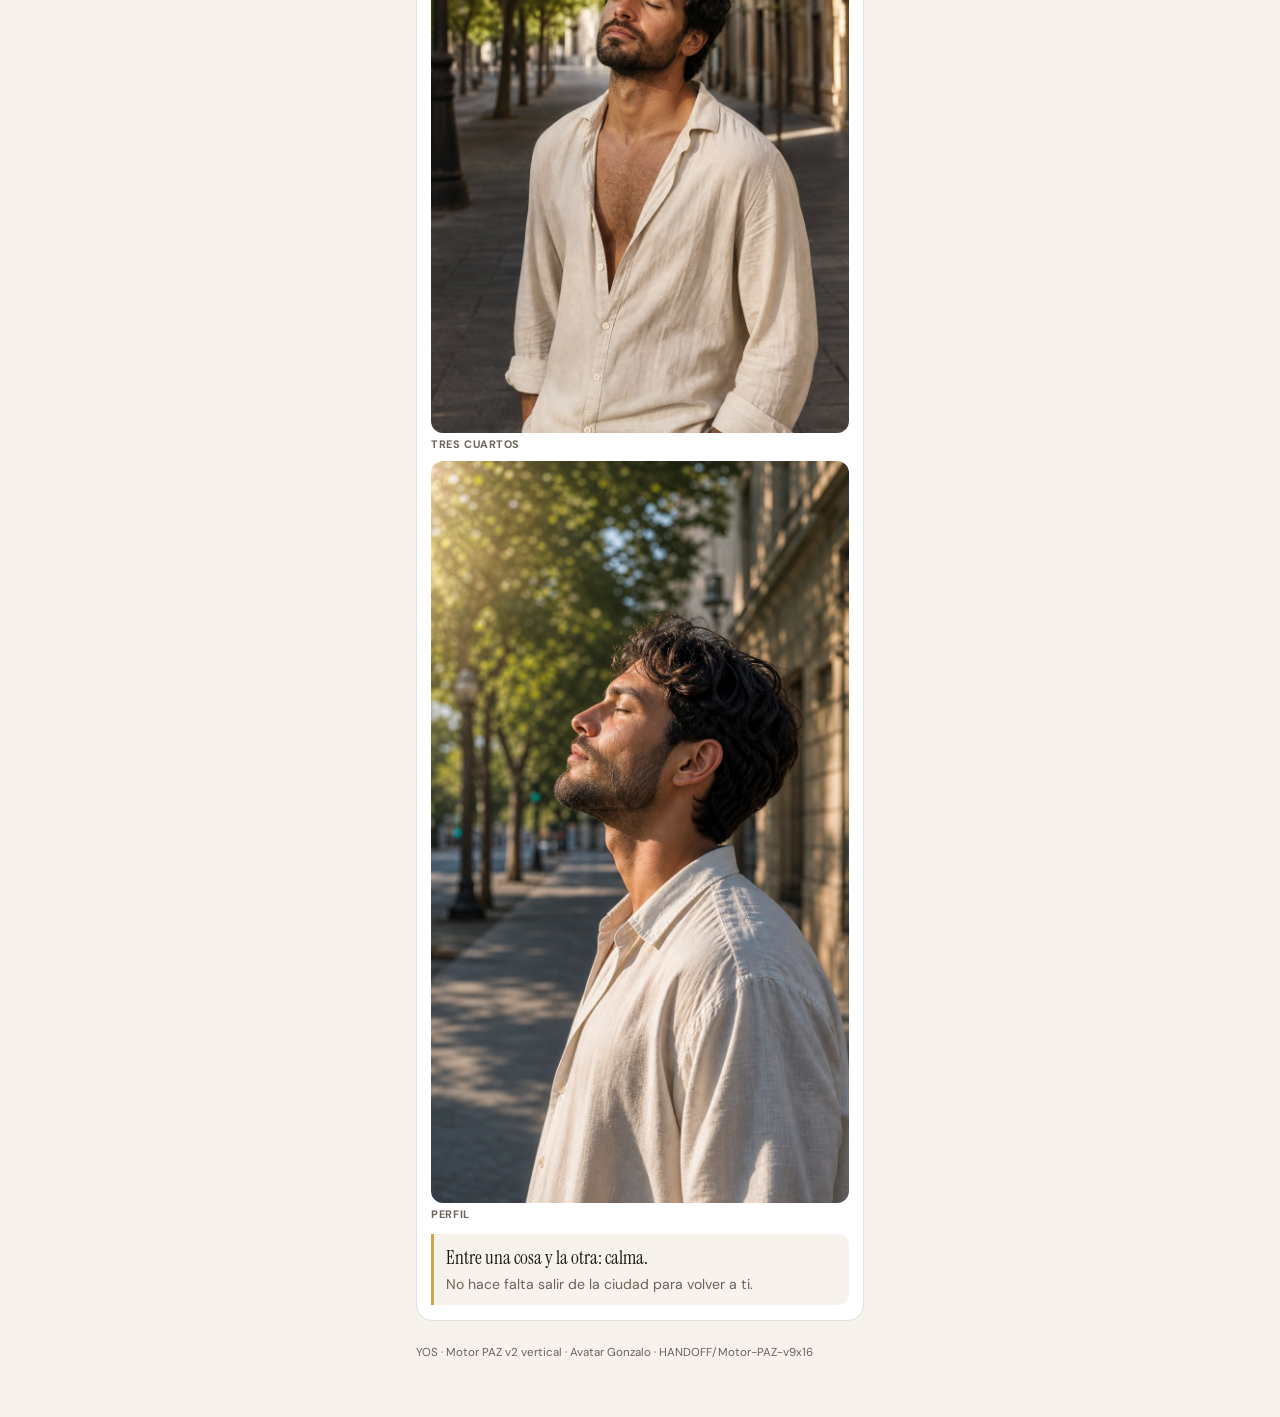
<file: yos/motores-emocionales/paz/quick-look-v9x16.html>
<!DOCTYPE html>
<html lang="es">
<head>
  <meta charset="UTF-8" />
  <meta name="viewport" content="width=device-width, initial-scale=1, viewport-fit=cover" />
  <title>YOS · Motor PAZ · Vertical 9:16</title>
  <link rel="preconnect" href="https://fonts.googleapis.com" />
  <link rel="preconnect" href="https://fonts.gstatic.com" crossorigin />
  <link href="https://fonts.googleapis.com/css2?family=DM+Sans:wght@400;600;700&family=Instrument+Serif:ital@0;1&display=swap" rel="stylesheet" />
  <style>
    :root {
      --ink: #1a1714; --paper: #f7f3ec; --sun: #d4a24c; --moss: #3d5a45;
      --mute: #6b6358; --line: rgba(26,23,20,.12);
    }
    * { box-sizing: border-box; }
    body {
      margin: 0; font-family: "DM Sans", sans-serif; color: var(--ink);
      background: radial-gradient(120% 70% at 20% -10%, #ffe8b8 0%, transparent 45%), var(--paper);
      line-height: 1.45;
    }
    .wrap { max-width: 480px; margin: 0 auto; padding: 1rem 1rem 3.5rem; }
    .eyebrow { font-size: .7rem; letter-spacing: .14em; text-transform: uppercase; color: var(--mute); font-weight: 700; }
    h1 { font-family: "Instrument Serif", Georgia, serif; font-weight: 400; font-size: 2.1rem; margin: .35rem 0; }
    h1 em { font-style: italic; color: var(--moss); }
    .lede { color: var(--mute); font-size: .92rem; margin: 0 0 1rem; }
    .chip { display: inline-block; font-size: .7rem; font-weight: 700; padding: .25rem .5rem; border: 1px solid var(--line); border-radius: 999px; margin: 0 .25rem .25rem 0; background: #fff; }
    .set { background: #fff; border: 1px solid var(--line); border-radius: 16px; padding: .9rem; margin: 1rem 0; }
    .set-id { font-size: .68rem; font-weight: 700; letter-spacing: .12em; color: var(--sun); }
    .set h2 { font-size: 1.1rem; margin: .2rem 0 .35rem; }
    .why { color: var(--mute); font-size: .85rem; margin: 0 0 .75rem; }
    .shots { display: grid; gap: .55rem; }
    figure { margin: 0; }
    img { width: 100%; display: block; border-radius: 12px; aspect-ratio: 9/16; object-fit: cover; background: #e8dfd0; }
    figcaption { font-size: .68rem; text-transform: uppercase; letter-spacing: .05em; color: var(--mute); font-weight: 700; margin-top: .25rem; }
    .copy { margin-top: .7rem; padding: .65rem .75rem; border-left: 3px solid var(--sun); background: var(--paper); border-radius: 0 10px 10px 0; }
    .copy .hl { font-family: "Instrument Serif", Georgia, serif; font-size: 1.2rem; margin: 0; }
    .copy .sp { margin: .15rem 0 0; color: var(--mute); font-size: .88rem; }
    footer { font-size: .72rem; color: var(--mute); margin-top: 1.5rem; }
  </style>
</head>
<body>
  <div class="wrap">
    <div class="eyebrow">YOS · Quick-Look · Reels / TikTok</div>
    <h1>Motor <em>PAZ</em> · 9:16</h1>
    <p class="lede">Avatar soulId Gonzalo. Estilo cercano a las refs, no idéntico. Sin gente en fondo — solo el avatar.</p>
    <span class="chip">9:16 vertical</span>
    <span class="chip">3×3 tomas</span>
    <span class="chip">sin crowd</span>

    <article class="set" id="a">
      <div class="set-id">CONJUNTO A · LINO</div>
      <h2>Instante cerrado</h2>
      <p class="why">Camisa lino + correa cuero. Acera vacía, sol entre árboles.</p>
      <div class="shots">
        <figure><img src="assets/v9x16/paz-v-a1-frontal.jpg" alt="A1" loading="lazy" /><figcaption>Frontal</figcaption></figure>
        <figure><img src="assets/v9x16/paz-v-a2-trescuartos.jpg" alt="A2" loading="lazy" /><figcaption>Tres cuartos</figcaption></figure>
        <figure><img src="assets/v9x16/paz-v-a3-perfil.jpg" alt="A3" loading="lazy" /><figcaption>Perfil</figcaption></figure>
      </div>
      <div class="copy"><p class="hl">Un segundo. El tuyo.</p><p class="sp">En medio del día, el cuerpo ya sabe parar.</p></div>
    </article>

    <article class="set" id="b">
      <div class="set-id">CONJUNTO B · POLO</div>
      <h2>Sol filtrado</h2>
      <p class="why">Polo beige + strap negro. Misma paz, lectura más cotidiana.</p>
      <div class="shots">
        <figure><img src="assets/v9x16/paz-v-b1-frontal.jpg" alt="B1" loading="lazy" /><figcaption>Frontal</figcaption></figure>
        <figure><img src="assets/v9x16/paz-v-b2-trescuartos.jpg" alt="B2" loading="lazy" /><figcaption>Tres cuartos</figcaption></figure>
        <figure><img src="assets/v9x16/paz-v-b3-perfil.jpg" alt="B3" loading="lazy" /><figcaption>Perfil</figcaption></figure>
      </div>
      <div class="copy"><p class="hl">Respira. Ya estás aquí.</p><p class="sp">La calle sigue. Tú no tienes que correr con ella.</p></div>
    </article>

    <article class="set" id="c">
      <div class="set-id">CONJUNTO C · FAROLA</div>
      <h2>Pausa urbana</h2>
      <p class="why">Camisa crema + farola europea. Entorno distinto, misma emoción.</p>
      <div class="shots">
        <figure><img src="assets/v9x16/paz-v-c1-frontal.jpg" alt="C1" loading="lazy" /><figcaption>Frontal</figcaption></figure>
        <figure><img src="assets/v9x16/paz-v-c2-trescuartos.jpg" alt="C2" loading="lazy" /><figcaption>Tres cuartos</figcaption></figure>
        <figure><img src="assets/v9x16/paz-v-c3-perfil.jpg" alt="C3" loading="lazy" /><figcaption>Perfil</figcaption></figure>
      </div>
      <div class="copy"><p class="hl">Entre una cosa y la otra: calma.</p><p class="sp">No hace falta salir de la ciudad para volver a ti.</p></div>
    </article>

    <footer>YOS · Motor PAZ v2 vertical · Avatar Gonzalo · HANDOFF/Motor-PAZ-v9x16</footer>
  </div>
</body>
</html>
</file>
<file: reel-archive/css/styles.css>
:root {
  --ink: #10140f;
  --paper: #e8f0df;
  --mist: #c5d4b8;
  --lime: #d6ff4b;
  --lime-dim: #a8c93a;
  --ember: #ff6b3d;
  --line: rgba(232, 240, 223, 0.14);
  --glow: rgba(214, 255, 75, 0.18);
  --serif: "Instrument Serif", Georgia, serif;
  --sans: "Syne", system-ui, sans-serif;
  --ease: cubic-bezier(0.22, 1, 0.36, 1);
}

*,
*::before,
*::after {
  box-sizing: border-box;
}

html {
  scroll-behavior: smooth;
}

body {
  margin: 0;
  min-height: 100vh;
  color: var(--paper);
  background: var(--ink);
  font-family: var(--sans);
  font-weight: 500;
  line-height: 1.5;
  overflow-x: hidden;
}

a {
  color: inherit;
  text-decoration: none;
}

button {
  font: inherit;
  color: inherit;
  background: none;
  border: 0;
  cursor: pointer;
}

.atmosphere {
  position: fixed;
  inset: 0;
  z-index: -1;
  background:
    radial-gradient(ellipse 80% 55% at 12% -10%, rgba(214, 255, 75, 0.16), transparent 55%),
    radial-gradient(ellipse 70% 50% at 95% 15%, rgba(255, 107, 61, 0.12), transparent 50%),
    radial-gradient(ellipse 60% 40% at 50% 100%, rgba(80, 120, 70, 0.2), transparent 55%),
    linear-gradient(165deg, #0d120c 0%, #141a12 45%, #0a0e09 100%);
  animation: drift 18s ease-in-out infinite alternate;
}

.atmosphere::after {
  content: "";
  position: absolute;
  inset: 0;
  opacity: 0.07;
  background-image: url("data:image/svg+xml,%3Csvg viewBox='0 0 200 200' xmlns='http://www.w3.org/2000/svg'%3E%3Cfilter id='n'%3E%3CfeTurbulence type='fractalNoise' baseFrequency='0.85' numOctaves='4' stitchTiles='stitch'/%3E%3C/filter%3E%3Crect width='100%25' height='100%25' filter='url(%23n)'/%3E%3C/svg%3E");
  pointer-events: none;
}

@keyframes drift {
  from {
    transform: scale(1) translate(0, 0);
  }
  to {
    transform: scale(1.04) translate(-1%, 1%);
  }
}

.site-header {
  display: flex;
  align-items: center;
  justify-content: space-between;
  padding: 1.25rem clamp(1.25rem, 4vw, 3rem);
  border-bottom: 1px solid var(--line);
  animation: rise 0.9s var(--ease) both;
}

.brand {
  margin: 0;
  font-size: 0.95rem;
  font-weight: 800;
  letter-spacing: 0.04em;
  text-transform: uppercase;
}

.nav {
  display: flex;
  gap: 1.5rem;
  font-size: 0.85rem;
  font-weight: 700;
}

.nav a {
  opacity: 0.72;
  transition: opacity 0.25s var(--ease);
}

.nav a:hover {
  opacity: 1;
  color: var(--lime);
}

.hero {
  min-height: min(88vh, 760px);
  display: flex;
  flex-direction: column;
  justify-content: flex-end;
  padding: clamp(3rem, 10vh, 7rem) clamp(1.25rem, 4vw, 3rem)
    clamp(2.5rem, 6vh, 4rem);
  border-bottom: 1px solid var(--line);
}

.hero-title {
  margin: 0;
  max-width: 11ch;
  font-size: clamp(3.8rem, 14vw, 8.5rem);
  font-weight: 800;
  line-height: 0.88;
  letter-spacing: -0.04em;
  animation: rise 1s var(--ease) 0.1s both;
}

.hero-italic {
  font-family: var(--serif);
  font-style: italic;
  font-weight: 400;
  color: var(--lime);
}

.hero-lede {
  margin: 1.5rem 0 0;
  max-width: 28rem;
  font-size: clamp(1.05rem, 2.2vw, 1.25rem);
  color: var(--mist);
  animation: rise 1s var(--ease) 0.22s both;
}

.hero-cta {
  display: flex;
  flex-wrap: wrap;
  align-items: center;
  gap: 1.25rem 1.75rem;
  margin-top: 2.25rem;
  animation: rise 1s var(--ease) 0.34s both;
}

.btn {
  display: inline-flex;
  align-items: center;
  padding: 0.9rem 1.4rem;
  background: var(--lime);
  color: var(--ink);
  font-weight: 800;
  letter-spacing: 0.02em;
  transition: transform 0.3s var(--ease), background 0.3s var(--ease);
}

.btn:hover {
  transform: translateY(-2px);
  background: #e7ff7a;
}

.hero-meta {
  margin: 0;
  font-size: 0.85rem;
  color: var(--mist);
}

.archive,
.method {
  padding: clamp(3rem, 8vh, 5rem) clamp(1.25rem, 4vw, 3rem);
}

.section-head {
  display: flex;
  flex-wrap: wrap;
  align-items: baseline;
  justify-content: space-between;
  gap: 0.75rem 2rem;
  margin-bottom: 1.75rem;
}

.section-head h2,
.method h2 {
  margin: 0;
  font-size: clamp(1.8rem, 4vw, 2.6rem);
  font-weight: 800;
  letter-spacing: -0.03em;
}

.section-head p {
  margin: 0;
  color: var(--mist);
  font-size: 0.95rem;
}

.filters {
  display: flex;
  flex-wrap: wrap;
  gap: 0.6rem;
  margin-bottom: 1.5rem;
}

.chip {
  padding: 0.45rem 0.9rem;
  border: 1px solid var(--line);
  font-size: 0.8rem;
  font-weight: 700;
  letter-spacing: 0.03em;
  text-transform: uppercase;
  opacity: 0.7;
  transition: opacity 0.25s var(--ease), border-color 0.25s var(--ease),
    background 0.25s var(--ease), color 0.25s var(--ease);
}

.chip:hover,
.chip.is-active {
  opacity: 1;
  border-color: var(--lime);
  background: var(--glow);
  color: var(--lime);
}

.reel-list {
  display: flex;
  flex-direction: column;
}

.reel-row {
  display: grid;
  grid-template-columns: auto 1fr auto;
  gap: 1rem 1.5rem;
  align-items: start;
  width: 100%;
  padding: 1.5rem 0;
  border-top: 1px solid var(--line);
  text-align: left;
  transition: background 0.3s var(--ease);
}

.reel-row:last-child {
  border-bottom: 1px solid var(--line);
}

.reel-row:hover {
  background: linear-gradient(
    90deg,
    rgba(214, 255, 75, 0.06),
    transparent 70%
  );
}

.reel-index {
  font-family: var(--serif);
  font-style: italic;
  font-size: 1.35rem;
  color: var(--lime-dim);
  min-width: 2ch;
}

.reel-copy h3 {
  margin: 0 0 0.4rem;
  font-size: clamp(1.15rem, 2.5vw, 1.55rem);
  font-weight: 700;
  letter-spacing: -0.02em;
  line-height: 1.2;
}

.reel-copy p {
  margin: 0;
  max-width: 42rem;
  color: var(--mist);
  font-size: 0.95rem;
}

.reel-tags {
  display: flex;
  flex-wrap: wrap;
  gap: 0.4rem;
  margin-top: 0.75rem;
}

.tag {
  font-size: 0.7rem;
  font-weight: 700;
  letter-spacing: 0.06em;
  text-transform: uppercase;
  color: var(--ember);
}

.reel-open {
  align-self: center;
  font-size: 0.8rem;
  font-weight: 800;
  color: var(--lime);
  white-space: nowrap;
}

.method {
  border-top: 1px solid var(--line);
}

.method-steps {
  margin: 2rem 0 0;
  padding: 0;
  list-style: none;
  display: grid;
  gap: 1.25rem;
}

.method-steps li {
  display: grid;
  gap: 0.25rem;
  padding-left: 1rem;
  border-left: 2px solid var(--lime);
}

.method-steps strong {
  font-size: 1.05rem;
}

.method-steps span {
  color: var(--mist);
}

.site-footer {
  display: flex;
  flex-wrap: wrap;
  justify-content: space-between;
  gap: 1rem;
  padding: 2rem clamp(1.25rem, 4vw, 3rem);
  border-top: 1px solid var(--line);
  color: var(--mist);
  font-size: 0.85rem;
}

.footer-brand {
  margin: 0;
  color: var(--paper);
  font-weight: 800;
}

.reel-dialog {
  width: min(720px, calc(100vw - 2rem));
  max-height: min(88vh, 900px);
  margin: auto;
  padding: 0;
  border: 1px solid var(--line);
  background: #121710;
  color: var(--paper);
  box-shadow: 0 30px 80px rgba(0, 0, 0, 0.55);
}

.reel-dialog::backdrop {
  background: rgba(6, 8, 5, 0.72);
  backdrop-filter: blur(6px);
}

.dialog-bar {
  display: flex;
  justify-content: flex-end;
  padding: 0.85rem 1rem 0;
  position: sticky;
  top: 0;
  background: linear-gradient(#121710, rgba(18, 23, 16, 0.85));
}

.dialog-close {
  font-size: 0.8rem;
  font-weight: 800;
  color: var(--lime);
}

.dialog-body {
  padding: 0.5rem 1.35rem 1.75rem;
  overflow: auto;
}

.dialog-body h2 {
  margin: 0 0 0.5rem;
  font-size: clamp(1.4rem, 3vw, 1.9rem);
  letter-spacing: -0.02em;
}

.dialog-meta {
  margin: 0 0 1.25rem;
  color: var(--mist);
  font-size: 0.9rem;
}

.dialog-meta a {
  color: var(--lime);
  text-decoration: underline;
  text-underline-offset: 3px;
}

.dialog-section {
  margin-top: 1.35rem;
}

.dialog-section h3 {
  margin: 0 0 0.55rem;
  font-size: 0.75rem;
  letter-spacing: 0.08em;
  text-transform: uppercase;
  color: var(--lime-dim);
}

.dialog-section p,
.dialog-section pre {
  margin: 0;
  color: var(--mist);
  font-size: 0.95rem;
  white-space: pre-wrap;
  font-family: var(--sans);
  line-height: 1.55;
}

.dialog-section.quote p {
  font-family: var(--serif);
  font-style: italic;
  font-size: 1.15rem;
  color: var(--paper);
  line-height: 1.4;
}

@keyframes rise {
  from {
    opacity: 0;
    transform: translateY(18px);
  }
  to {
    opacity: 1;
    transform: translateY(0);
  }
}

@media (max-width: 640px) {
  .reel-row {
    grid-template-columns: auto 1fr;
  }

  .reel-open {
    grid-column: 2;
    justify-self: start;
  }

  .site-footer {
    flex-direction: column;
  }
}
</file>
